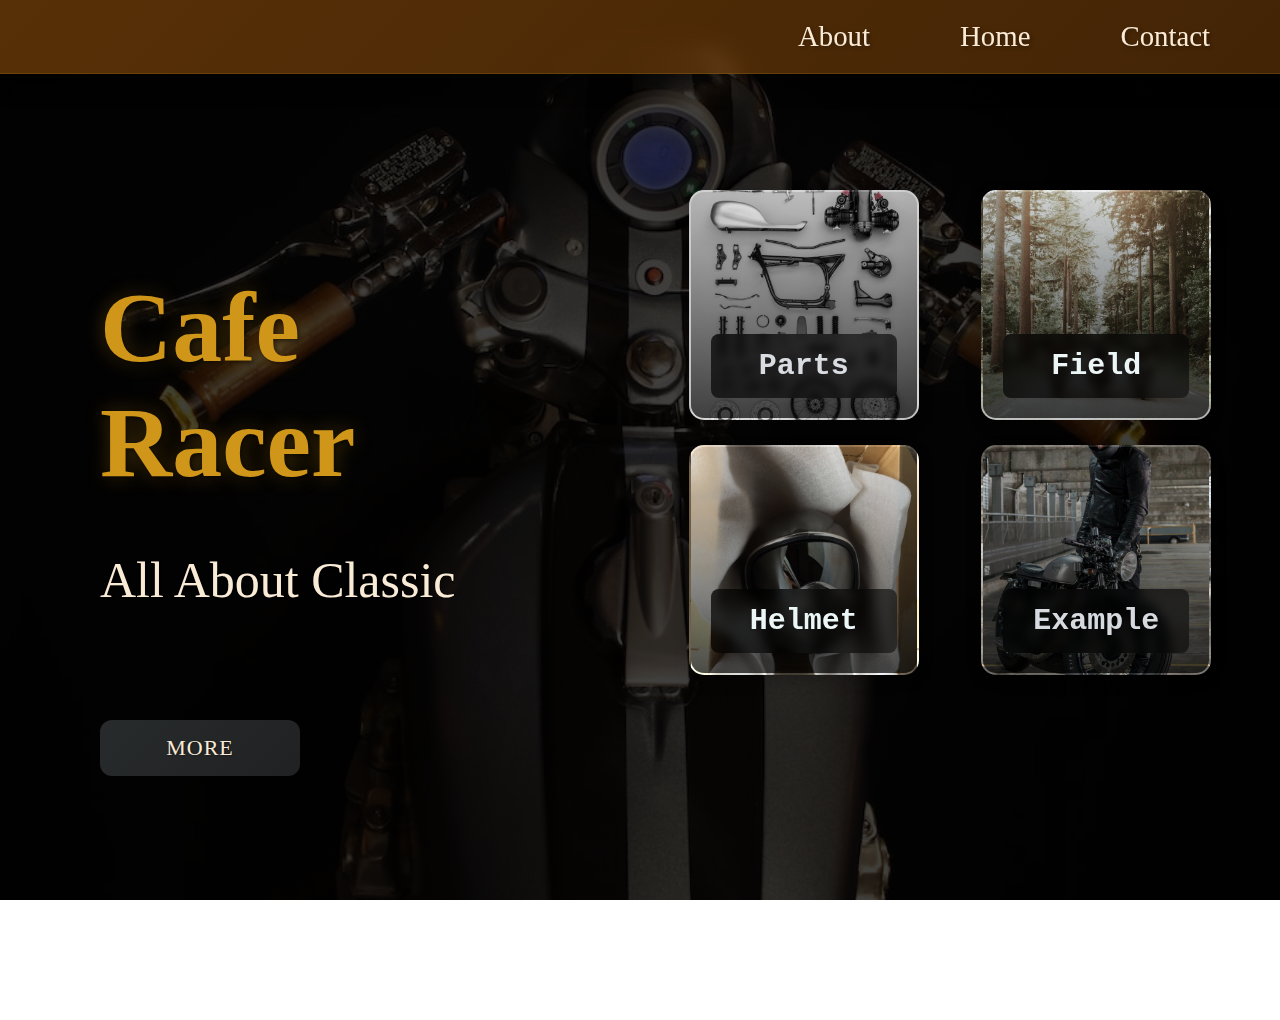
<file: index.html>
<!DOCTYPE html>
<html lang="en">
    <head>
        <meta charset="UTF-8">
        <meta name="viewport" content="width=device-width, initial-scale=1.0">
        <title>Cafe Racer - Home</title>
        <link rel="stylesheet" href="Css/style.css">
    </head>
    <body>
   <!--NAVIGATION BAR-->
        <nav>
            <a href="contact.html"target="_self">Contact</a>
            <a href="index.html" target="_self">Home</a>
            <a href="about.html" target="_self">About</a>
        </nav>

     <div class="row">
        <div class="col" onclick="More()">
            <h1>Cafe Racer</h1>
            <p>All About Classic</p>
            <button type="button" href="">More</button>
        </div>
        <script>
            function More() {
                window.location.href = "";
            }
        </script>

       <div class="col">
    <!--CARDS 1-->
        <div class="Card Card1" onclick="otherWebsite()">
            <h4>Parts</h4>
        </div>
        <script>
            function otherWebsite() {
                window.location.href = 'parts.html';
            }
        </script>
     <!--CARDS 2-->
        <div class="Card Card2" onclick="redirectToAnotherWebsite()">
            <h3>Field</h3> 
        </div>

        <script>
            function redirectToAnotherWebsite() {
                window.location.href = '';
            }
        </script>

        <!--CARDS 3-->
        <div class="Card Card3" onclick="redirectToAnotherWebsite()">
        <h3>Helmet</h3>
        </div>

        <script>
        function redirectToAnotherWebsite() {
            window.location.href = 'helmet.html';
        }
        </script>
        <!--CARDS 4-->
        <div class="Card Card4" onclick="YouTube()">
            <h4>Example</h4>
        </div>
        <script>
            function YouTube() {
                window.location.href = "example.html";
            }
        </script>
       </div>
    </div>
    </body>
</html>
</file>
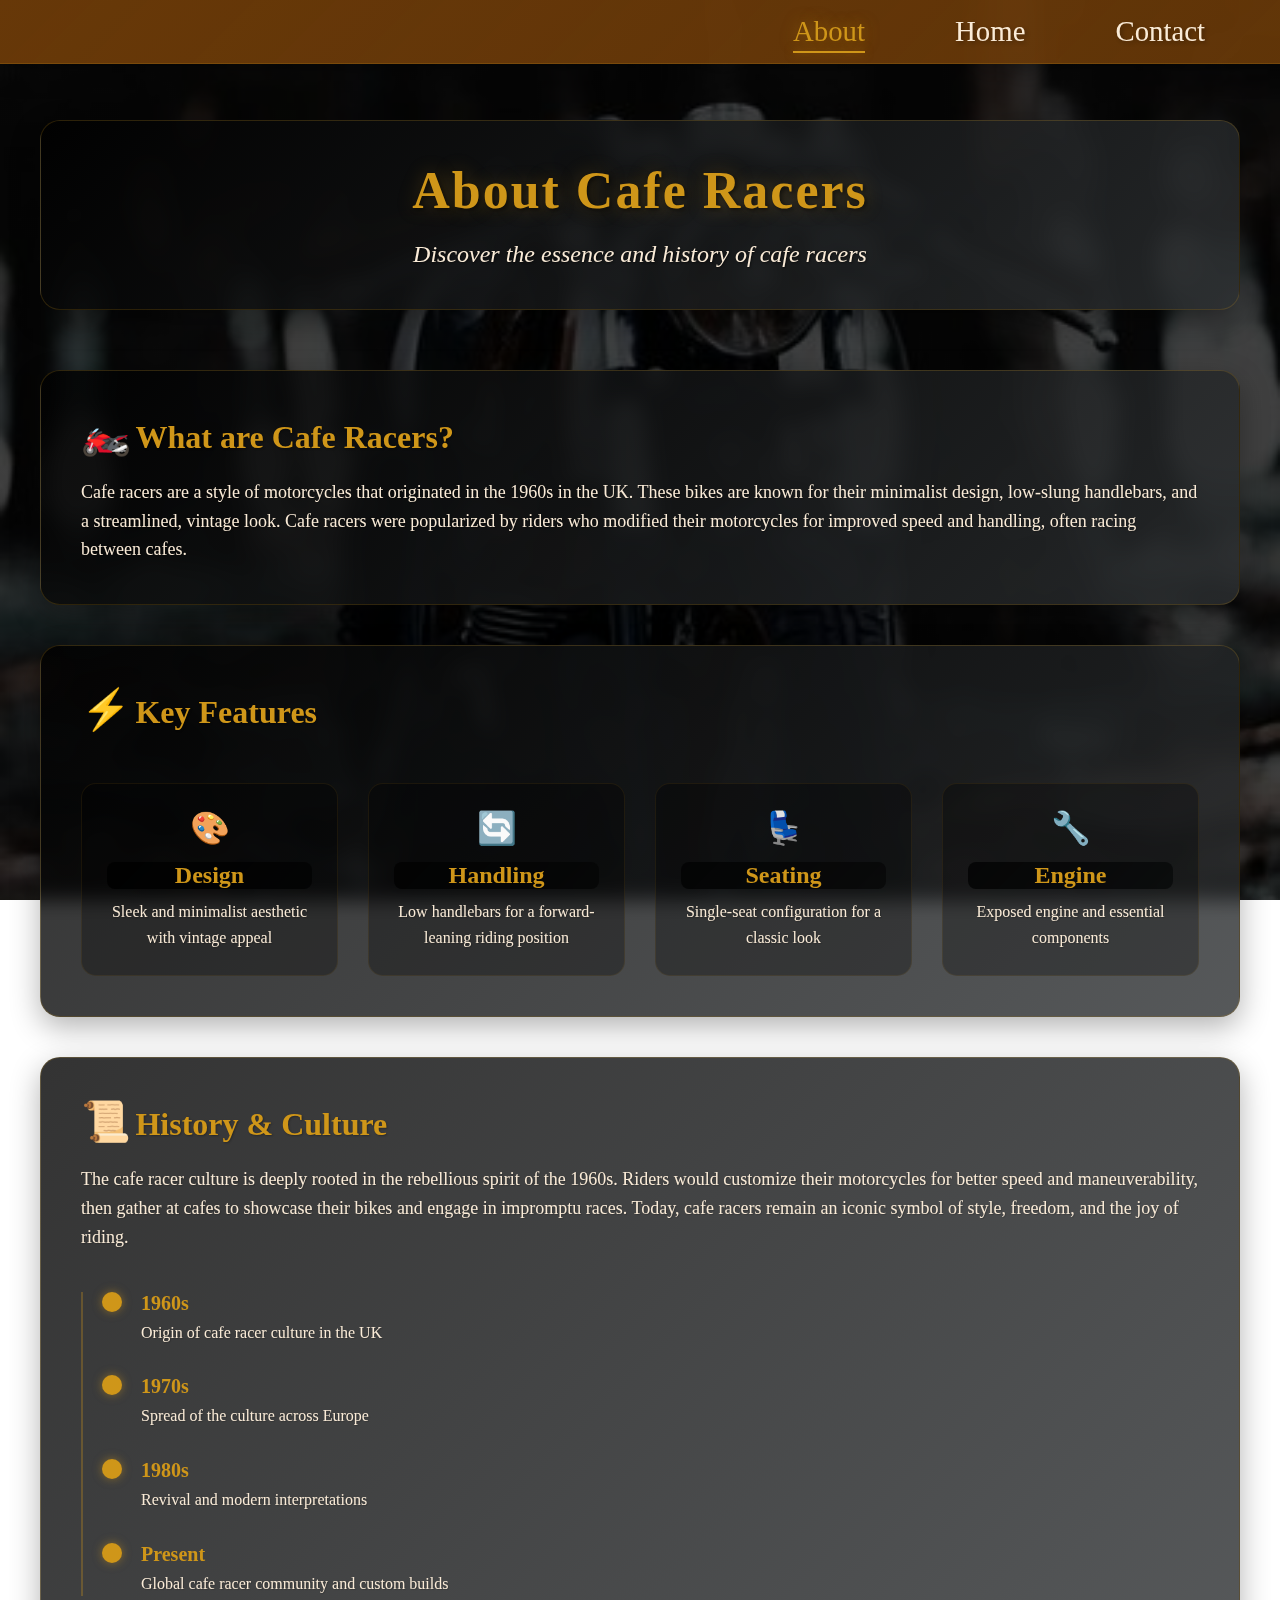
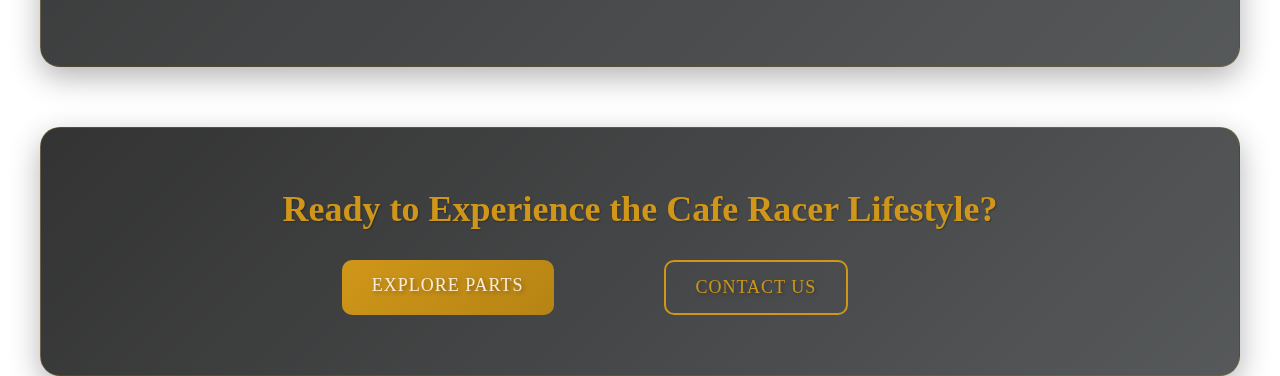
<file: about.html>
<!DOCTYPE html>
<html lang="en">
<head>
    <meta charset="UTF-8">
    <meta name="viewport" content="width=device-width, initial-scale=1.0">
    <link rel="stylesheet" href="Css/style.css">
    <link rel="stylesheet" href="Css/about.css">
    <title>About Cafe Racers</title>
</head>
<body>
    <!--NAVIGATION BAR-->
    <nav>
        <a href="contact.html">Contact</a>
        <a href="index.html" target="_self">Home</a>
        <a href="about.html" class="active">About</a>
    </nav>

    <div class="about-container">
        <div class="about-header">
            <h1>About Cafe Racers</h1>
            <p class="subtitle">Discover the essence and history of cafe racers</p>
        </div>

        <div class="about-content">
            <div class="about-section" data-aos="fade-up">
                <div class="section-icon">🏍️</div>
                <h2>What are Cafe Racers?</h2>
                <p>
                    Cafe racers are a style of motorcycles that originated in the 1960s in the UK. These bikes are known for
                    their minimalist design, low-slung handlebars, and a streamlined, vintage look. Cafe racers were popularized
                    by riders who modified their motorcycles for improved speed and handling, often racing between cafes.
                </p>
            </div>

            <div class="about-section" data-aos="fade-up" data-aos-delay="100">
                <div class="section-icon">⚡</div>
                <h2>Key Features</h2>
                <div class="features-grid">
                    <div class="feature-item">
                        <span class="feature-icon">🎨</span>
                        <h3>Design</h3>
                        <p>Sleek and minimalist aesthetic with vintage appeal</p>
                    </div>
                    <div class="feature-item">
                        <span class="feature-icon">🔄</span>
                        <h3>Handling</h3>
                        <p>Low handlebars for a forward-leaning riding position</p>
                    </div>
                    <div class="feature-item">
                        <span class="feature-icon">💺</span>
                        <h3>Seating</h3>
                        <p>Single-seat configuration for a classic look</p>
                    </div>
                    <div class="feature-item">
                        <span class="feature-icon">🔧</span>
                        <h3>Engine</h3>
                        <p>Exposed engine and essential components</p>
                    </div>
                </div>
            </div>

            <div class="about-section" data-aos="fade-up" data-aos-delay="200">
                <div class="section-icon">📜</div>
                <h2>History & Culture</h2>
                <p>
                    The cafe racer culture is deeply rooted in the rebellious spirit of the 1960s. Riders would customize their
                    motorcycles for better speed and maneuverability, then gather at cafes to showcase their bikes and engage in
                    impromptu races. Today, cafe racers remain an iconic symbol of style, freedom, and the joy of riding.
                </p>
                <div class="timeline">
                    <div class="timeline-item">
                        <span class="year">1960s</span>
                        <p>Origin of cafe racer culture in the UK</p>
                    </div>
                    <div class="timeline-item">
                        <span class="year">1970s</span>
                        <p>Spread of the culture across Europe</p>
                    </div>
                    <div class="timeline-item">
                        <span class="year">1980s</span>
                        <p>Revival and modern interpretations</p>
                    </div>
                    <div class="timeline-item">
                        <span class="year">Present</span>
                        <p>Global cafe racer community and custom builds</p>
                    </div>
                </div>
            </div>
        </div>

        <div class="cta-section">
            <h2>Ready to Experience the Cafe Racer Lifestyle?</h2>
            <div class="cta-buttons">
                <a href="parts.html" class="cta-button primary">Explore Parts</a>
                <a href="contact.html" class="cta-button secondary">Contact Us</a>
            </div>
        </div>
    </div>
</body>
</html>
</file>
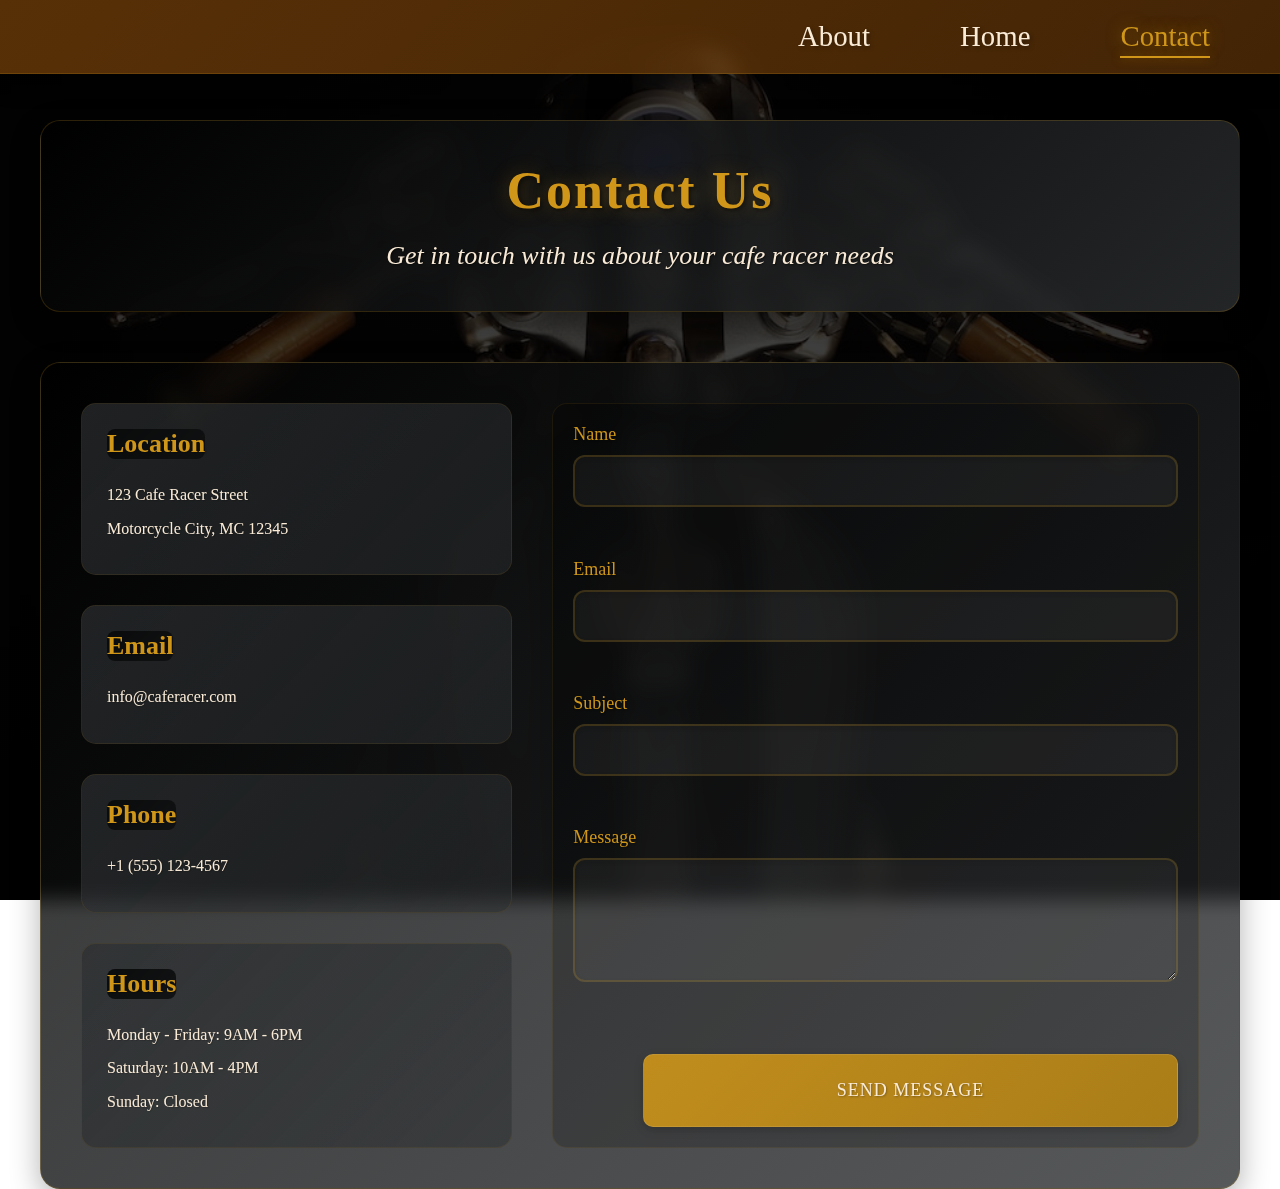
<file: contact.html>
<!DOCTYPE html>
<html lang="en">
<head>
    <meta charset="UTF-8">
    <meta name="viewport" content="width=device-width, initial-scale=1.0">
    <title>Cafe Racer - Contact</title>
    <link rel="stylesheet" href="Css/style.css">
    <link rel="stylesheet" href="Css/contact.css">
</head>
<body>
    <!--NAVIGATION BAR-->
    <nav>
        <a href="contact.html" class="active">Contact</a>
        <a href="index.html" target="_self">Home</a>
        <a href="about.html" target="_self">About</a>
    </nav>

    <div class="contact-container">
        <div class="contact-header">
            <h1>Contact Us</h1>
            <p>Get in touch with us about your cafe racer needs</p>
        </div>

        <div class="contact-content">
            <div class="contact-info">
                <div class="info-item">
                    <h3>Location</h3>
                    <p>123 Cafe Racer Street</p>
                    <p>Motorcycle City, MC 12345</p>
                </div>
                <div class="info-item">
                    <h3>Email</h3>
                    <p>info@caferacer.com</p>
                </div>
                <div class="info-item">
                    <h3>Phone</h3>
                    <p>+1 (555) 123-4567</p>
                </div>
                <div class="info-item">
                    <h3>Hours</h3>
                    <p>Monday - Friday: 9AM - 6PM</p>
                    <p>Saturday: 10AM - 4PM</p>
                    <p>Sunday: Closed</p>
                </div>
            </div>

            <form class="contact-form">
                <div class="form-group">
                    <label for="name">Name</label>
                    <input type="text" id="name" name="name" required>
                </div>
                <div class="form-group">
                    <label for="email">Email</label>
                    <input type="email" id="email" name="email" required>
                </div>
                <div class="form-group">
                    <label for="subject">Subject</label>
                    <input type="text" id="subject" name="subject" required>
                </div>
                <div class="form-group">
                    <label for="message">Message</label>
                    <textarea id="message" name="message" rows="5" required></textarea>
                </div>
                <button type="submit" class="submit-btn">Send Message</button>
            </form>
        </div>
    </div>
</body>
</html>
</file>
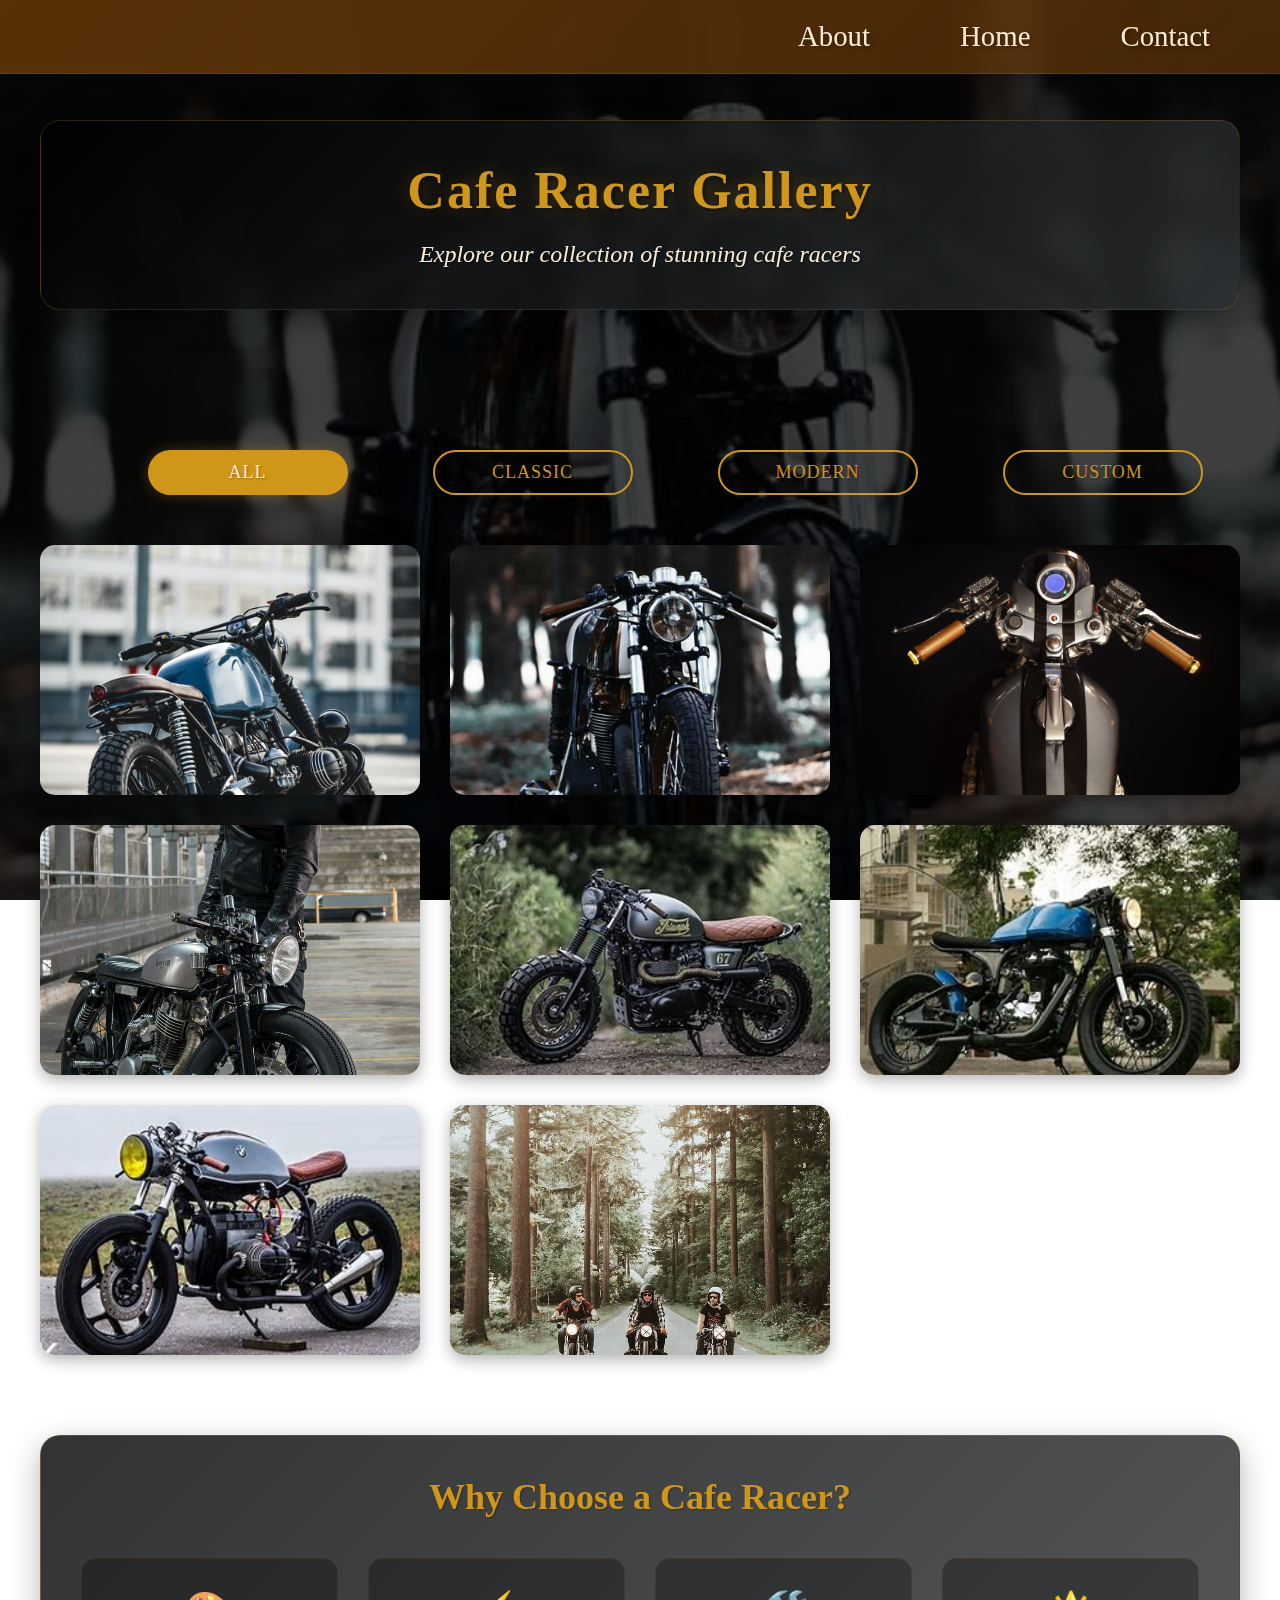
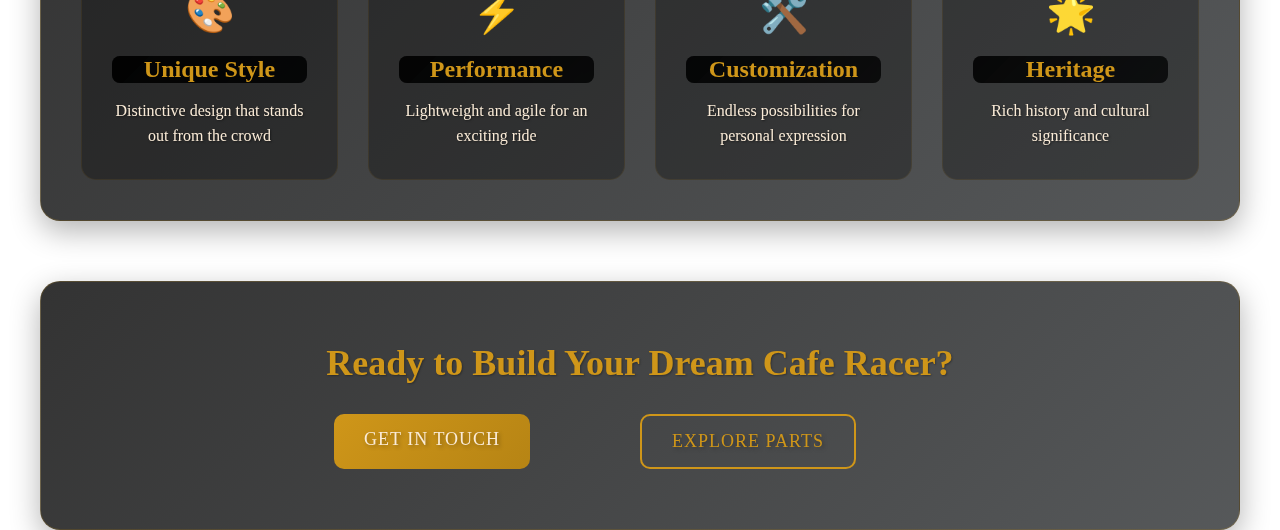
<file: example.html>
<!DOCTYPE html>
<html lang="en">
<head>
    <meta charset="UTF-8">
    <meta name="viewport" content="width=device-width, initial-scale=1.0">
    <title>Cafe Racer Gallery</title>
    <link rel="stylesheet" href="Css/style.css">
    <link rel="stylesheet" href="Css/example.css">
</head>
<body>
    <nav>
        <a href="contact.html" target="_self">Contact</a>
        <a href="index.html" target="_self">Home</a>
        <a href="about.html" target="_self">About</a>
     
    </nav>

    <div class="gallery-container">
        <div class="gallery-header">
            <h1>Cafe Racer Gallery</h1>
            <p class="subtitle">Explore our collection of stunning cafe racers</p>
        </div>

        <div class="gallery-section">
            <div class="gallery-filters">
                <button class="filter-btn active" data-filter="all">All</button>
                <button class="filter-btn" data-filter="classic">Classic</button>
                <button class="filter-btn" data-filter="modern">Modern</button>
                <button class="filter-btn" data-filter="custom">Custom</button>
            </div>

            <div class="gallery-grid">
                <div class="gallery-item" data-category="classic">
                    <div class="gallery-image">
                        <img src="Motor.Picture/CafeRacer1.jpg" alt="Classic Cafe Racer">
                        <div class="gallery-overlay">
                            <h3>Classic Beauty</h3>
                            <p>Timeless design with vintage appeal</p>
                        </div>
                    </div>
                </div>

                <div class="gallery-item" data-category="modern">
                    <div class="gallery-image">
                        <img src="Motor.Picture/CafeRacer2.jpg" alt="Modern Cafe Racer">
                        <div class="gallery-overlay">
                            <h3>Modern Classic</h3>
                            <p>Contemporary styling with classic elements</p>
                        </div>
                    </div>
                </div>

                <div class="gallery-item" data-category="custom">
                    <div class="gallery-image">
                        <img src="Motor.Picture/CafeRacer3.jpg" alt="Custom Cafe Racer">
                        <div class="gallery-overlay">
                            <h3>Custom Build</h3>
                            <p>Unique modifications and personal touches</p>
                        </div>
                    </div>
                </div>

                <div class="gallery-item" data-category="classic">
                    <div class="gallery-image">
                        <img src="Motor.Picture/CafeRacer4.jpg" alt="Classic Cafe Racer">
                        <div class="gallery-overlay">
                            <h3>Vintage Charm</h3>
                            <p>Authentic retro styling and character</p>
                        </div>
                    </div>
                </div>

                <div class="gallery-item" data-category="modern">
                    <div class="gallery-image">
                        <img src="Motor.Picture/download.jpg" alt="Modern Cafe Racer">
                        <div class="gallery-overlay">
                            <h3>Urban Style</h3>
                            <p>Modern aesthetics for city riding</p>
                        </div>
                    </div>
                </div>

                <div class="gallery-item" data-category="custom">
                    <div class="gallery-image">
                        <img src="Motor.Picture/download (1).jpg" alt="Custom Cafe Racer">
                        <div class="gallery-overlay">
                            <h3>Artisan Build</h3>
                            <p>Handcrafted with attention to detail</p>
                        </div>
                    </div>
                </div>

                <div class="gallery-item" data-category="classic">
                    <div class="gallery-image">
                        <img src="Motor.Picture/download (2).jpg" alt="Classic Cafe Racer">
                        <div class="gallery-overlay">
                            <h3>Heritage Design</h3>
                            <p>Preserving the classic cafe racer spirit</p>
                        </div>
                    </div>
                </div>

                <div class="gallery-item" data-category="modern">
                    <div class="gallery-image">
                        <img src="Motor.Picture/FIELD.jpg" alt="Modern Cafe Racer">
                        <div class="gallery-overlay">
                            <h3>Field Ready</h3>
                            <p>Built for adventure and performance</p>
                        </div>
                    </div>
                </div>
            </div>
        </div>

        <div class="gallery-info">
            <div class="info-section">
                <h2>Why Choose a Cafe Racer?</h2>
                <div class="info-grid">
                    <div class="info-item">
                        <div class="info-icon">🎨</div>
                        <h3>Unique Style</h3>
                        <p>Distinctive design that stands out from the crowd</p>
                    </div>
                    <div class="info-item">
                        <div class="info-icon">⚡</div>
                        <h3>Performance</h3>
                        <p>Lightweight and agile for an exciting ride</p>
                    </div>
                    <div class="info-item">
                        <div class="info-icon">🛠️</div>
                        <h3>Customization</h3>
                        <p>Endless possibilities for personal expression</p>
                    </div>
                    <div class="info-item">
                        <div class="info-icon">🌟</div>
                        <h3>Heritage</h3>
                        <p>Rich history and cultural significance</p>
                    </div>
                </div>
            </div>
        </div>

        <div class="cta-section">
            <h2>Ready to Build Your Dream Cafe Racer?</h2>
            <div class="cta-buttons">
                <a href="contact.html" class="cta-button primary">Get in Touch</a>
                <a href="parts.html" class="cta-button secondary">Explore Parts</a>
            </div>
        </div>
    </div>

    <script>
        // Gallery filter functionality
        document.addEventListener('DOMContentLoaded', function() {
            const filterButtons = document.querySelectorAll('.filter-btn');
            const galleryItems = document.querySelectorAll('.gallery-item');

            filterButtons.forEach(button => {
                button.addEventListener('click', () => {
                    // Remove active class from all buttons
                    filterButtons.forEach(btn => btn.classList.remove('active'));
                    // Add active class to clicked button
                    button.classList.add('active');

                    const filter = button.getAttribute('data-filter');

                    galleryItems.forEach(item => {
                        if (filter === 'all' || item.getAttribute('data-category') === filter) {
                            item.style.display = 'block';
                            setTimeout(() => item.style.opacity = '1', 10);
                        } else {
                            item.style.opacity = '0';
                            setTimeout(() => item.style.display = 'none', 300);
                        }
                    });
                });
            });
        });
    </script>
</body>
</html>
</file>
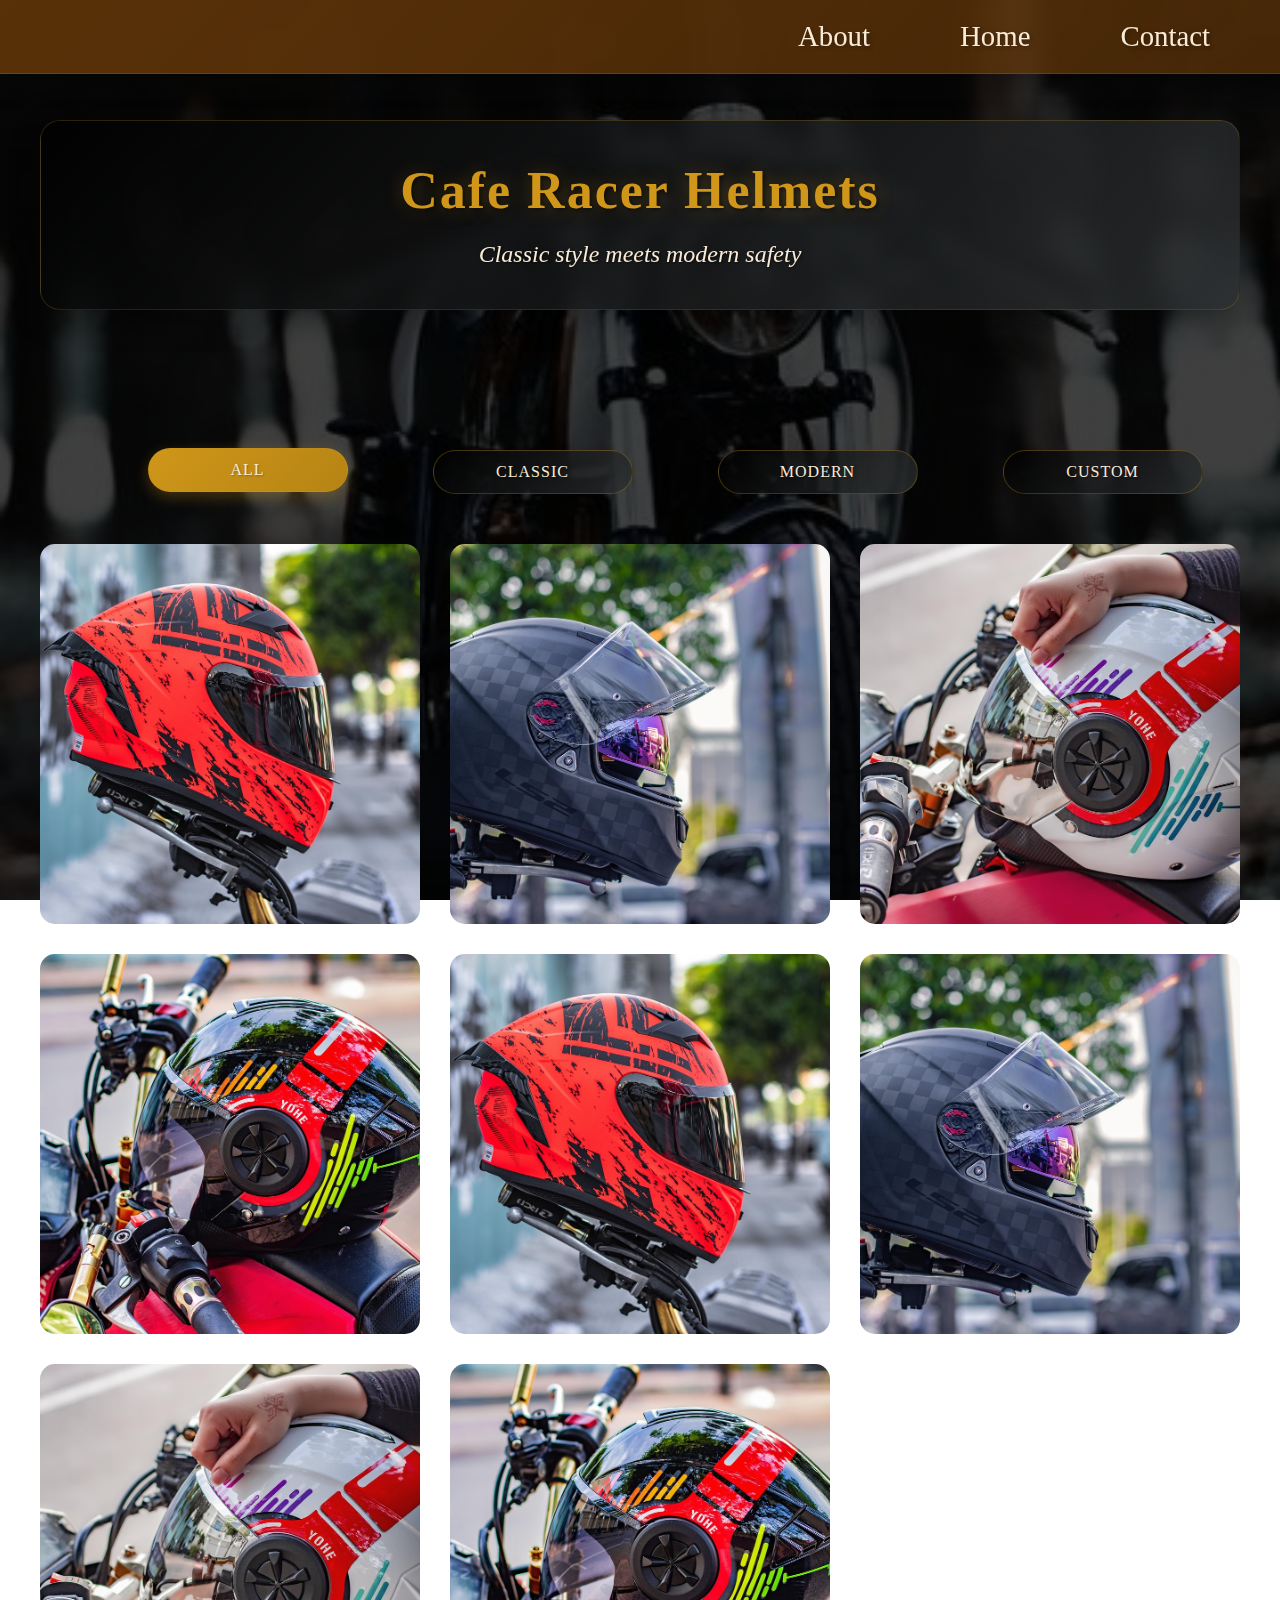
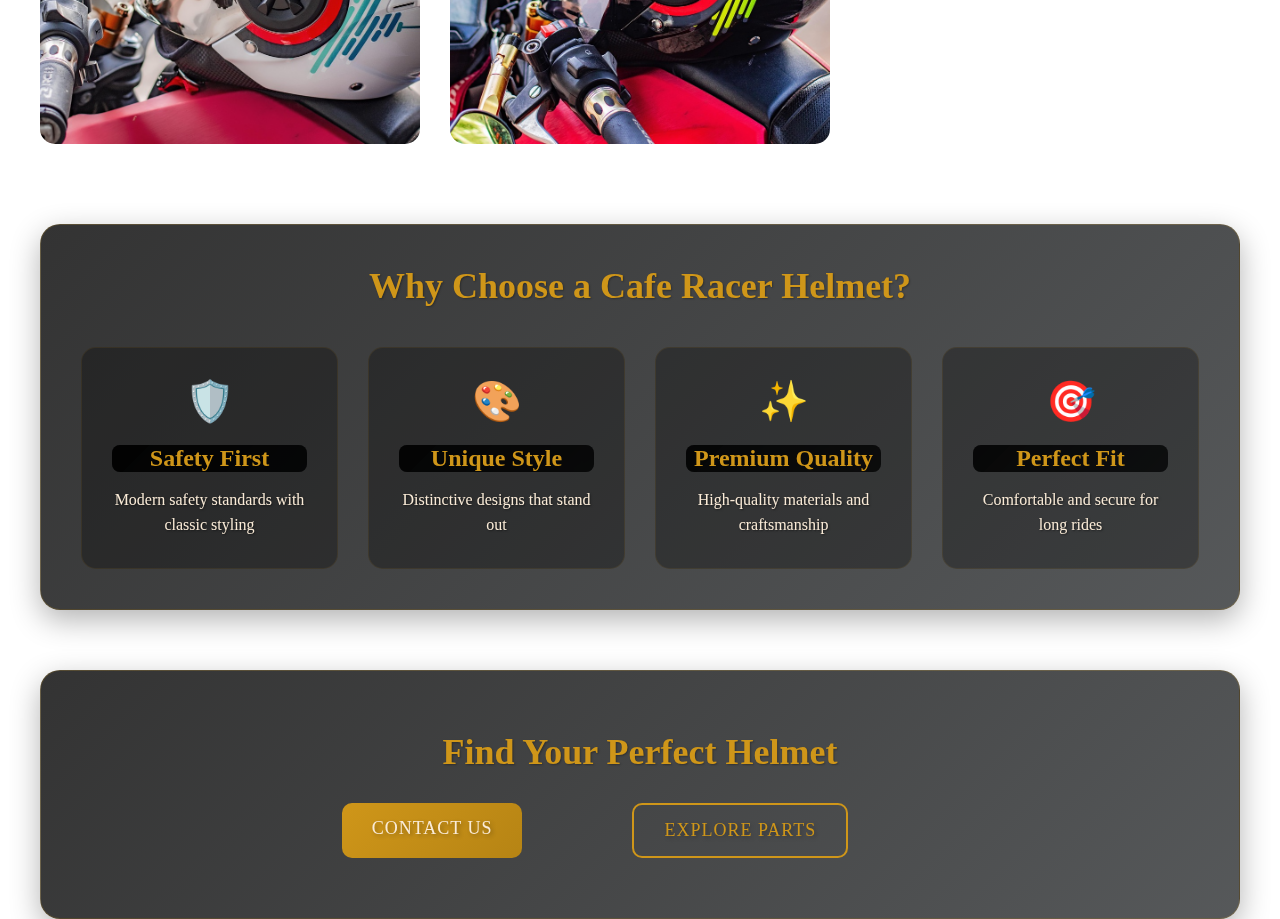
<file: helmet.html>
<!DOCTYPE html>
<html lang="en">
<head>
    <meta charset="UTF-8">
    <meta name="viewport" content="width=device-width, initial-scale=1.0">
    <title>Cafe Racer Helmets</title>
    <link rel="stylesheet" href="Css/style.css">
    <link rel="stylesheet" href="Css/helmet.css">
</head>
<body>
    <nav>
        <a href="contact.html">Contact</a>
        <a href="index.html" target="_self">Home</a>
        <a href="about.html" target="_self">About</a>
      
    </nav>

    <div class="helmet-container">
        <div class="helmet-header">
            <h1>Cafe Racer Helmets</h1>
            <p class="subtitle">Classic style meets modern safety</p>
        </div>

        <div class="gallery-section">
            <div class="gallery-filters">
                <button class="filter-btn active" data-filter="all">All</button>
                <button class="filter-btn" data-filter="classic">Classic</button>
                <button class="filter-btn" data-filter="modern">Modern</button>
                <button class="filter-btn" data-filter="custom">Custom</button>
            </div>

            <div class="gallery-grid">
                <div class="gallery-item" data-category="classic">
                    <div class="gallery-image">
                        <img src="Motor.helmet/helmet01.jpg" alt="Classic Cafe Racer Helmet">
                        <div class="gallery-overlay">
                            <h3>Classic Retro</h3>
                            <p>Vintage-inspired design with modern safety features</p>
                        </div>
                    </div>
                </div>

                <div class="gallery-item" data-category="modern">
                    <div class="gallery-image">
                        <img src="Motor.helmet/helmet02.jpg" alt="Modern Cafe Racer Helmet">
                        <div class="gallery-overlay">
                            <h3>Modern Style</h3>
                            <p>Contemporary design with advanced protection</p>
                        </div>
                    </div>
                </div>

                <div class="gallery-item" data-category="custom">
                    <div class="gallery-image">
                        <img src="Motor.helmet/helmet03.jpg" alt="Custom Cafe Racer Helmet">
                        <div class="gallery-overlay">
                            <h3>Custom Design</h3>
                            <p>Handcrafted unique pieces for the discerning rider</p>
                        </div>
                    </div>
                </div>

                <div class="gallery-item" data-category="classic">
                    <div class="gallery-image">
                        <img src="Motor.helmet/helmet04.jpg" alt="Classic Cafe Racer Helmet">
                        <div class="gallery-overlay">
                            <h3>Vintage Charm</h3>
                            <p>Timeless design with premium materials</p>
                        </div>
                    </div>
                </div>

                <div class="gallery-item" data-category="modern">
                    <div class="gallery-image">
                        <img src="Motor.helmet/helmet01.jpg" alt="Modern Cafe Racer Helmet">
                        <div class="gallery-overlay">
                            <h3>Premium Classic</h3>
                            <p>Elegant design with superior comfort</p>
                        </div>
                    </div>
                </div>

                <div class="gallery-item" data-category="custom">
                    <div class="gallery-image">
                        <img src="Motor.helmet/helmet02.jpg" alt="Custom Cafe Racer Helmet">
                        <div class="gallery-overlay">
                            <h3>Urban Elite</h3>
                            <p>Modern aesthetics with urban appeal</p>
                        </div>
                    </div>
                </div>

                <div class="gallery-item" data-category="classic">
                    <div class="gallery-image">
                        <img src="Motor.helmet/helmet03.jpg" alt="Classic Cafe Racer Helmet">
                        <div class="gallery-overlay">
                            <h3>Heritage Design</h3>
                            <p>Classic styling with contemporary features</p>
                        </div>
                    </div>
                </div>

                <div class="gallery-item" data-category="modern">
                    <div class="gallery-image">
                        <img src="Motor.helmet/helmet04.jpg" alt="Modern Cafe Racer Helmet">
                        <div class="gallery-overlay">
                            <h3>Modern Classic</h3>
                            <p>Blending tradition with innovation</p>
                        </div>
                    </div>
                </div>
            </div>
        </div>

        <div class="helmet-info">
            <div class="info-section">
                <h2>Why Choose a Cafe Racer Helmet?</h2>
                <div class="info-grid">
                    <div class="info-item">
                        <div class="info-icon">🛡️</div>
                        <h3>Safety First</h3>
                        <p>Modern safety standards with classic styling</p>
                    </div>
                    <div class="info-item">
                        <div class="info-icon">🎨</div>
                        <h3>Unique Style</h3>
                        <p>Distinctive designs that stand out</p>
                    </div>
                    <div class="info-item">
                        <div class="info-icon">✨</div>
                        <h3>Premium Quality</h3>
                        <p>High-quality materials and craftsmanship</p>
                    </div>
                    <div class="info-item">
                        <div class="info-icon">🎯</div>
                        <h3>Perfect Fit</h3>
                        <p>Comfortable and secure for long rides</p>
                    </div>
                </div>
            </div>
        </div>

        <div class="cta-section">
            <h2>Find Your Perfect Helmet</h2>
            <div class="cta-buttons">
                <a href="contact.html" class="cta-button primary">Contact Us</a>
                <a href="parts.html" class="cta-button secondary">Explore Parts</a>
            </div>
        </div>
    </div>

    <script>
        // Gallery filter functionality
        document.addEventListener('DOMContentLoaded', function() {
            const filterButtons = document.querySelectorAll('.filter-btn');
            const galleryItems = document.querySelectorAll('.gallery-item');

            filterButtons.forEach(button => {
                button.addEventListener('click', () => {
                    // Remove active class from all buttons
                    filterButtons.forEach(btn => btn.classList.remove('active'));
                    // Add active class to clicked button
                    button.classList.add('active');

                    const filter = button.getAttribute('data-filter');

                    galleryItems.forEach(item => {
                        if (filter === 'all' || item.getAttribute('data-category') === filter) {
                            item.style.display = 'block';
                            setTimeout(() => item.style.opacity = '1', 10);
                        } else {
                            item.style.opacity = '0';
                            setTimeout(() => item.style.display = 'none', 300);
                        }
                    });
                });
            });
        });
    </script>
</body>
</html>
</file>
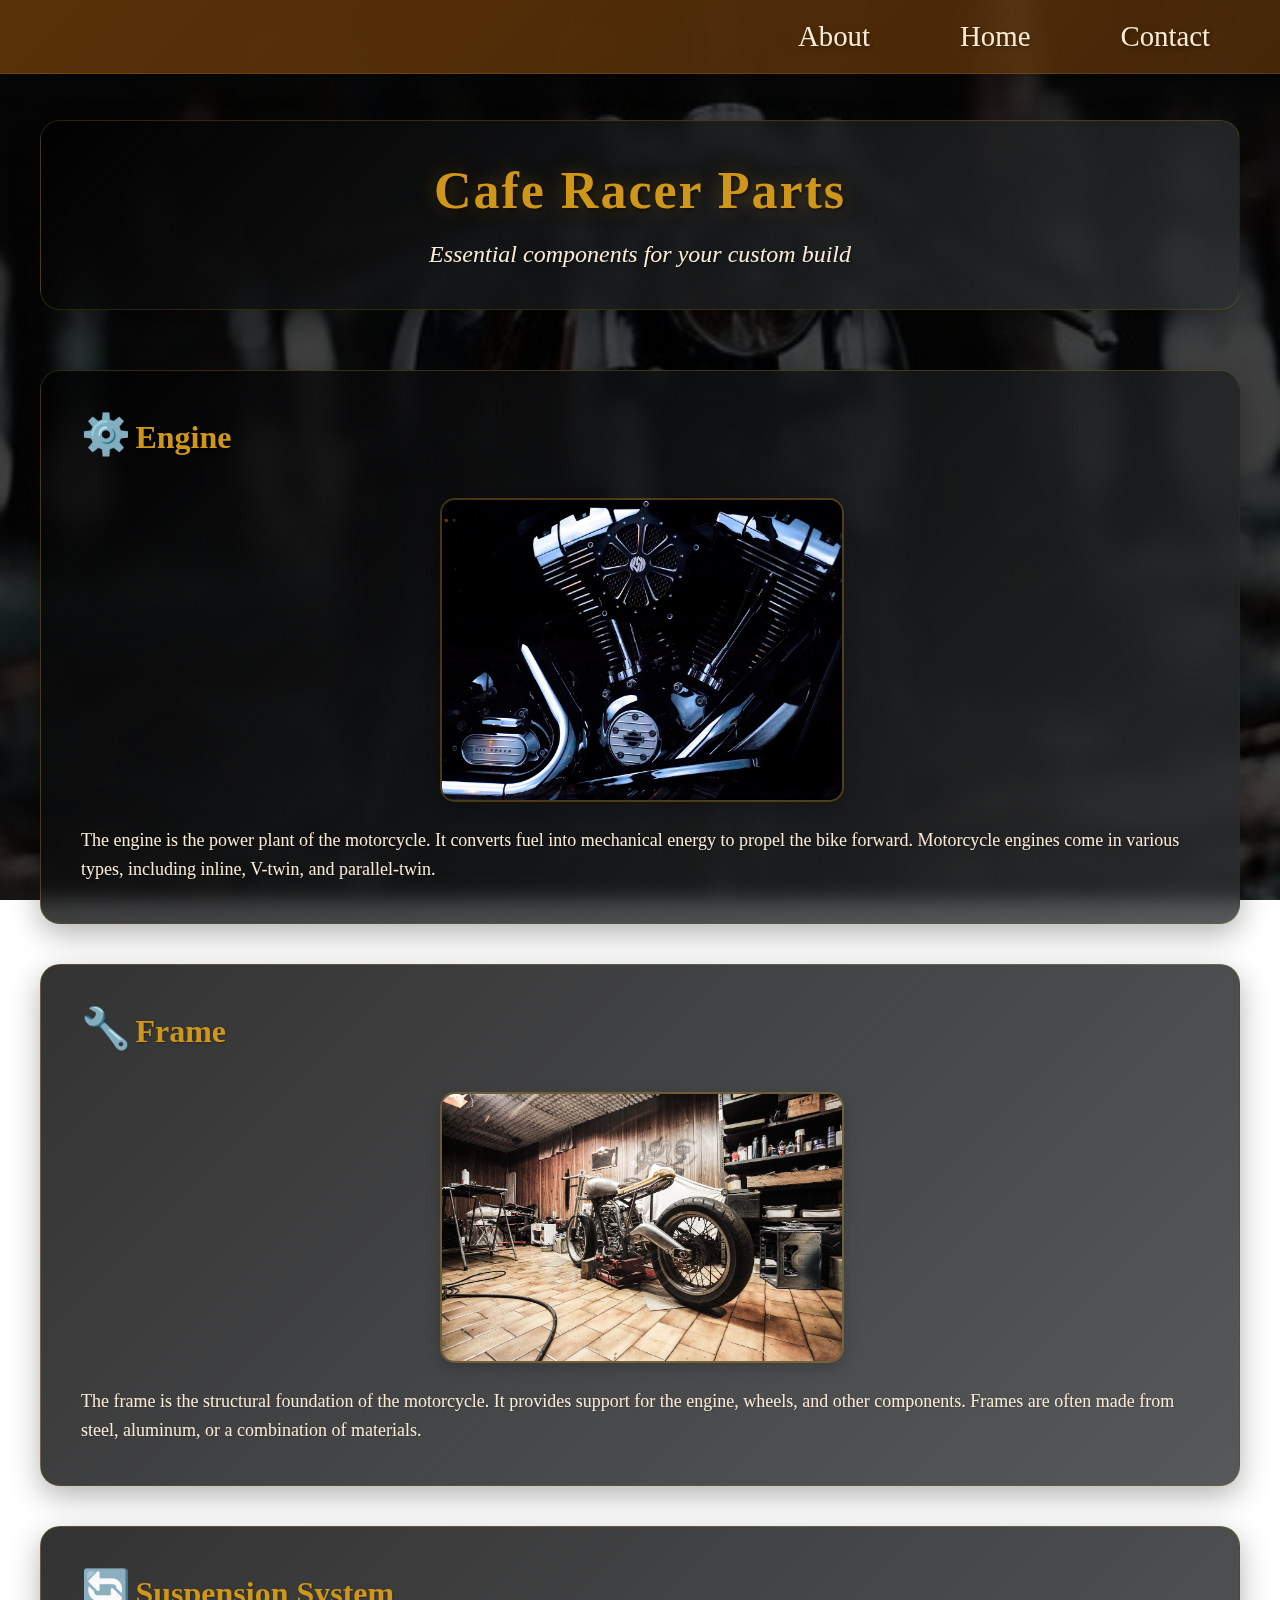
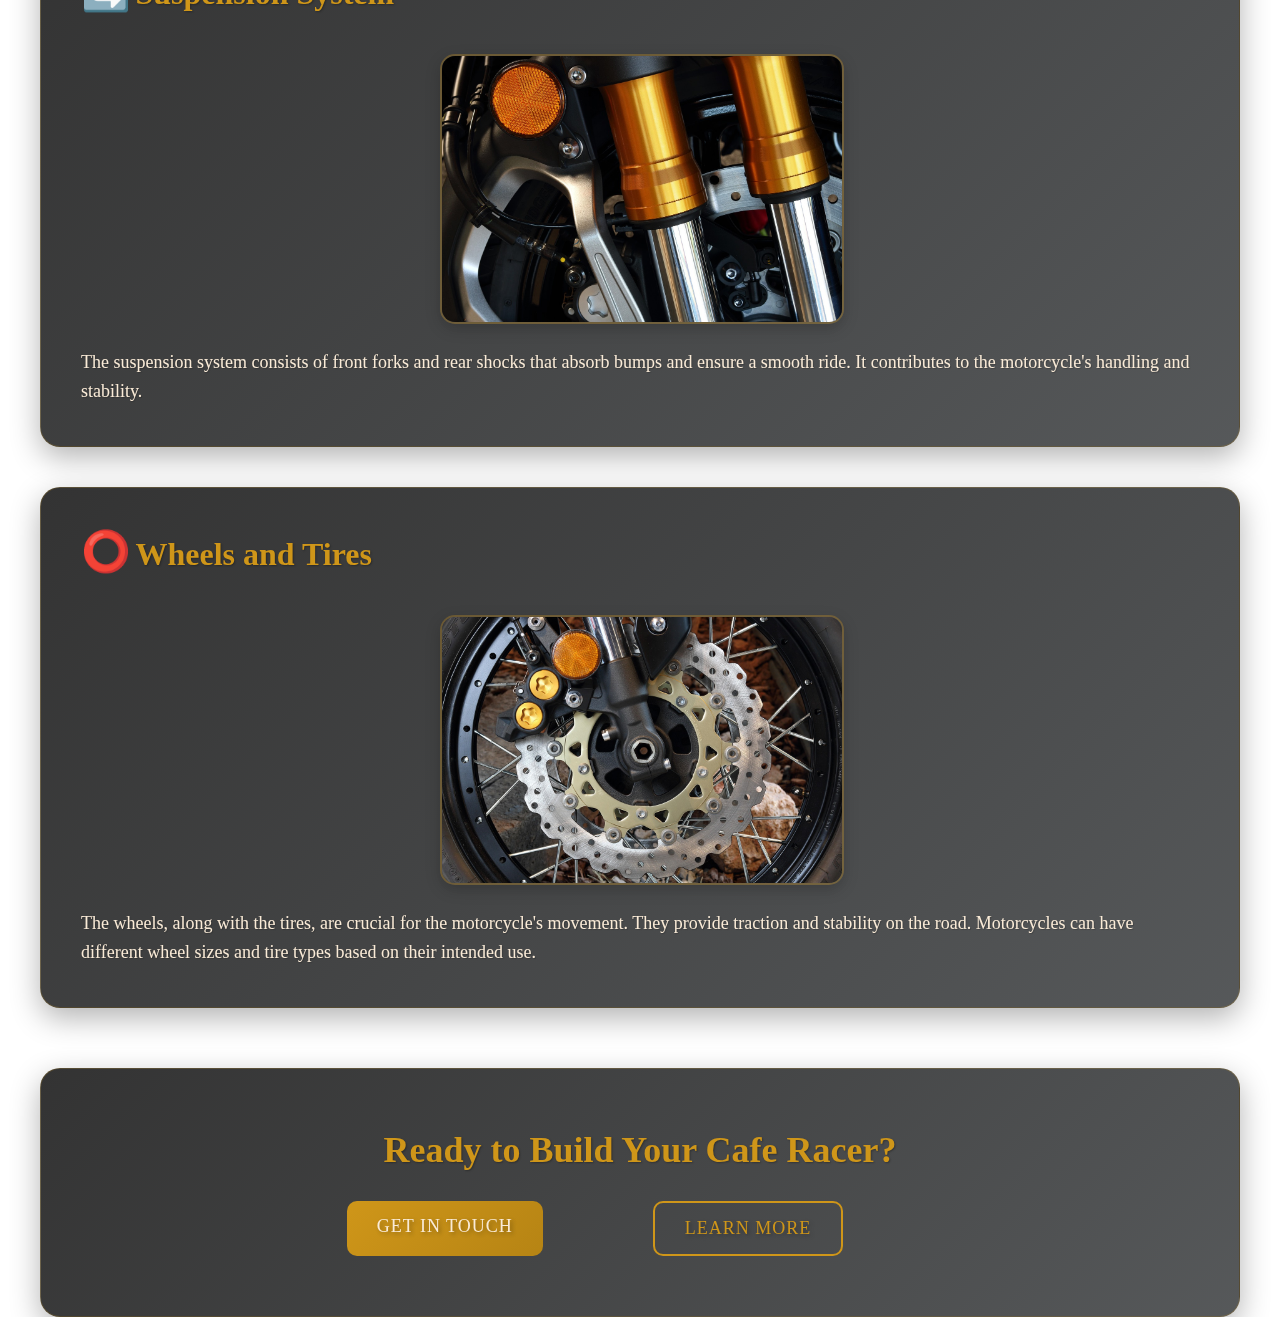
<file: parts.html>
<!DOCTYPE html>
<html lang="en">
<head>
    <meta charset="UTF-8">
    <meta name="viewport" content="width=device-width, initial-scale=1.0">
    <title>Cafe Racer Parts</title>
    <link rel="stylesheet" href="Css/style.css">
    <link rel="stylesheet" href="Css/parts.css">
</head>



<body>

    <nav>
        <a href="contact.html">Contact</a>
        <a href="index.html" target="_self">Home</a>
        <a href="about.html" target="_self">About</a>
       
    </nav>


    <div class="parts-container">
        <div class="parts-header">
            <h1>Cafe Racer Parts</h1>
            <p class="subtitle">Essential components for your custom build</p>
        </div>

        <div class="parts-content">
            <div class="part-section" data-aos="fade-up">
                <div class="part-icon">⚙️</div>
                <h2>Engine</h2>
                <div class="part-image">
                    <img src="Motor.parts/engine.jpg" alt="Motorcycle Engine">
                </div>
                <p>
                    The engine is the power plant of the motorcycle. It converts fuel into mechanical energy to propel
                    the bike forward. Motorcycle engines come in various types, including inline, V-twin, and parallel-twin.
                </p>
            </div>

            <div class="part-section" data-aos="fade-up" data-aos-delay="100">
                <div class="part-icon">🔧</div>
                <h2>Frame</h2>
                <div class="part-image">
                    <img src="Motor.parts/frame.jpg" alt="Motorcycle Frame">
                </div>
                <p>
                    The frame is the structural foundation of the motorcycle. It provides support for the engine, wheels,
                    and other components. Frames are often made from steel, aluminum, or a combination of materials.
                </p>
            </div>

            <div class="part-section" data-aos="fade-up" data-aos-delay="200">
                <div class="part-icon">🔄</div>
                <h2>Suspension System</h2>
                <div class="part-image">
                    <img src="Motor.parts/suspension.jpg" alt="Motorcycle Suspension System">
                </div>
                <p>
                    The suspension system consists of front forks and rear shocks that absorb bumps and ensure a smooth
                    ride. It contributes to the motorcycle's handling and stability.
                </p>
            </div>

            <div class="part-section" data-aos="fade-up" data-aos-delay="300">
                <div class="part-icon">⭕</div>
                <h2>Wheels and Tires</h2>
                <div class="part-image">
                    <img src="Motor.parts/wheel.jpg" alt="Motorcycle Wheels and Tires">
                </div>
                <p>
                    The wheels, along with the tires, are crucial for the motorcycle's movement. They provide traction
                    and stability on the road. Motorcycles can have different wheel sizes and tire types based on their
                    intended use.
                </p>
            </div>
        </div>

        <div class="cta-section">
            <h2>Ready to Build Your Cafe Racer?</h2>
            <div class="cta-buttons">
                <a href="contact.html" class="cta-button primary">Get in Touch</a>
                <a href="about.html" class="cta-button secondary">Learn More</a>
            </div>
        </div>
    </div>

</body>
</html>
</file>
<file: Css/style.css>
body{
    margin: 0;
    padding: 0;
    width: 100%;
    height: 100vh;
    background-image:linear-gradient(rgba(0,0,0,0.75),rgba(0,0,0,0.75)), url(../Motor.Picture/CafeRacer3.jpg);
    background-size: cover;
    background-position: center;
    background-attachment: fixed;
    font-family: 'Segoe UI', Tahoma, Geneva, Verdana, sans-serif;
    overflow-x: hidden;
}

nav{
    background: linear-gradient(135deg, rgba(110, 60, 9, 0.8), rgba(110, 60, 9, 0.6));
    padding: 20px;
    position: fixed;
    top: 0;
    width: 100%;
    z-index: 1000;
    backdrop-filter: blur(10px);
    box-shadow: 0 4px 30px rgba(0, 0, 0, 0.3);
    border-bottom: 1px solid rgba(207, 150, 25, 0.2);
}
a{  float: right;
    color: antiquewhite;
    text-decoration:none ; /*Para walang underline*/
    margin-right: 90px;
    font-family:impact;
    font-size: 180%;
    transition: all 0.4s ease;
    position: relative;
    text-shadow: 2px 2px 4px rgba(0, 0, 0, 0.3);
}
a::after {
    content: '';
    position: absolute;
    bottom: -5px;
    left: 0;
    width: 0;
    height: 2px;
    background: rgb(207, 150, 25);
    transition: width 0.3s ease;
}
a:hover{
    color: rgb(207, 150, 25);
    transform: translateY(-2px);
    text-shadow: 0 0 15px rgba(207, 150, 25, 0.5);
}
a:hover::after {
    width: 100%;
}

.row{
    display: flex;
    height: 100vh;
    align-items: flex-start;
    padding-top: 120px;
    animation: fadeIn 1s ease-in;
}
@keyframes fadeIn {
    from { opacity: 0; transform: translateY(20px); }
    to { opacity: 1; transform: translateY(0); }
}
.col{
    margin: 10px 30px;
    flex-basis: 50%;
    transition: all 0.4s ease;
}

.col:first-child {
    margin-top: 100px;  /* Add space from the top for the first column */
    animation: slideInLeft 1s ease-out;
}
@keyframes slideInLeft {
    from { opacity: 0; transform: translateX(-50px); }
    to { opacity: 1; transform: translateX(0); }
}

/* Add styles for the cards container */
.col:last-child {
    display: grid;
    grid-template-columns: repeat(2, 1fr);
    gap: 25px;
    padding: 20px;
    justify-items: center;
    align-items: center;
    margin-top: 50px;
    animation: slideInRight 1s ease-out;
}
@keyframes slideInRight {
    from { opacity: 0; transform: translateX(50px); }
    to { opacity: 1; transform: translateX(0); }
}

.Card {
    width: 100%;
    max-width: 230px;
    height: 230px;
    display: flex;
    flex-direction: column;
    justify-content: flex-end;
    border: 2px solid rgba(255, 255, 255, 0.1);
    border-radius: 15px;
    padding: 20px;
    box-sizing: border-box;
    cursor: pointer;
    background-position: center;
    background-size: cover;
    transition: all 0.4s ease;
    margin: 0;
    position: relative;
    overflow: hidden;
    box-shadow: 0 5px 15px rgba(0, 0, 0, 0.2);
}

.Card::before {
    content: '';
    position: absolute;
    top: 0;
    left: 0;
    width: 100%;
    height: 100%;
    background: linear-gradient(to bottom, rgba(0,0,0,0.1), rgba(0,0,0,0.7));
    transition: all 0.4s ease;
}

.Card:hover {
    transform: translateY(-15px) scale(1.03);
    box-shadow: 0 15px 30px rgba(0, 0, 0, 0.4);
    border-color: rgba(207, 150, 25, 0.3);
}

.Card:hover::before {
    background: linear-gradient(to bottom, rgba(0,0,0,0.2), rgba(0,0,0,0.8));
}

.Card h3, .Card h4 {
    margin: 0;
    padding: 15px;
    width: 100%;
    box-sizing: border-box;
    position: relative;
    z-index: 1;
    transition: all 0.3s ease;
}

h1{
    color: rgb(207, 150, 25);
    font-size: 100px;
    margin: 50px 70px;  /* Increased top margin */
    font-family:fantasy;
    text-shadow: 2px 2px 4px rgba(0, 0, 0, 0.5),
                 0 0 20px rgba(207, 150, 25, 0.3);
    animation: glow 2s ease-in-out infinite alternate;
}
@keyframes glow {
    from { text-shadow: 0 0 10px rgba(207, 150, 25, 0.3); }
    to { text-shadow: 0 0 20px rgba(207, 150, 25, 0.6),
                      0 0 30px rgba(207, 150, 25, 0.4); }
}
p{
    color: antiquewhite;
    font-size: 50px;
    line-height: 1.2;
    margin: 30px 70px;  /* Increased top margin */
    font-family:'Segoe UI';
    text-shadow: 1px 1px 2px rgba(0, 0, 0, 0.5);
}
button{
    font-family: impact;
    width: 200px;
    color: antiquewhite ;
    font-size: 22px;
    padding: 15px 0;
    border: none;
    border-radius: 12px;
    background: linear-gradient(135deg, rgba(44, 47, 49, 0.9), rgba(44, 47, 49, 0.7));
    outline: none;
    margin-top: 80px;  /* Increased top margin */
    margin-left: 70px;
    transition: all 0.4s ease;
    position: relative;
    overflow: hidden;
    cursor: pointer;
    text-transform: uppercase;
    letter-spacing: 1px;
    text-shadow: 1px 1px 2px rgba(0, 0, 0, 0.3);
}
button::before {
    content: '';
    position: absolute;
    top: 0;
    left: -100%;
    width: 100%;
    height: 100%;
    background: linear-gradient(90deg, transparent, rgba(207, 150, 25, 0.2), transparent);
    transition: 0.5s;
}
button:hover {
    background: linear-gradient(135deg, rgb(207, 150, 25), rgb(182, 132, 20));
    transform: translateX(10px) translateY(-3px);
    box-shadow: 0 8px 25px rgba(207, 150, 25, 0.3);
}
button:hover::before {
    left: 100%;
}
button:active {
    transform: translateX(5px) translateY(-1px);
    box-shadow: 0 4px 15px rgba(207, 150, 25, 0.2);
}
 

.Card1{
    background-image: url(../Motor.Picture/PARTS.jpg) ;
}
.Card2{
    background-image: url(../Motor.Picture/FIELD.jpg) ;
}
.Card3{
    background-image: url(../Motor.Picture/HELMET.jpg) ;
}
.Card4{
    background-image: url(../Motor.Picture/CafeRacer4.jpg) ;
}


h4{
    color:rgba(237, 242, 246, 0.9);
    background: linear-gradient(135deg, rgba(0, 0, 0, 0.7), rgba(0, 0, 0, 0.5));
    text-align: center;
    border-radius: 8px;
    font-size: 30px;
    font-family: monospace;
    transition: all 0.3s ease;
    backdrop-filter: blur(5px);
}
h4:hover{
    color:rgb(207, 150, 25);
    background: linear-gradient(135deg, rgba(0, 0, 0, 0.8), rgba(0, 0, 0, 0.6));
    transform: scale(1.05);
}


h3{
    color: rgb(237, 246, 247);
    text-align: center;
    font-size: 30px;
    font-family: monospace;
    background: linear-gradient(135deg, rgba(0, 0, 0, 0.7), rgba(0, 0, 0, 0.5));
    border-radius: 8px;
    transition: all 0.3s ease;
    backdrop-filter: blur(5px);
}
h3:hover{
    color:rgb(207, 150, 25);
    background: linear-gradient(135deg, rgba(0, 0, 0, 0.8), rgba(0, 0, 0, 0.6));
    transform: scale(1.05);
}

/* Custom Scrollbar */
::-webkit-scrollbar {
    width: 12px;
}

::-webkit-scrollbar-track {
    background: rgba(0, 0, 0, 0.3);
}

::-webkit-scrollbar-thumb {
    background: rgba(207, 150, 25, 0.5);
    border-radius: 6px;
    border: 3px solid rgba(0, 0, 0, 0.3);
}

::-webkit-scrollbar-thumb:hover {
    background: rgba(207, 150, 25, 0.7);
}

/* Responsive Design */
@media (max-width: 768px) {
    nav {
        padding: 15px;
    }
    
    nav a {
        font-size: 120%;
        margin-right: 20px;
        float: none;
        display: inline-block;
        margin: 0 10px;
    }

    .row {
        flex-direction: column;
        padding-top: 80px;
        height: auto;
        min-height: 100vh;
    }

    .col:first-child {
        margin-top: 20px;
        margin: 10px;
        flex-basis: auto;
    }

    h1 {
        font-size: 50px;
        margin: 20px;
        text-align: center;
    }

    p {
        font-size: 24px;
        margin: 15px 20px;
        text-align: center;
    }

    button {
        width: 140px;
        font-size: 16px;
        padding: 10px 0;
        margin: 30px auto;
        display: block;
    }

    .col:last-child {
        grid-template-columns: 1fr;
        gap: 15px;
        padding: 10px;
        margin: 10px;
        flex-basis: auto;
    }

    .Card {
        max-width: 280px;
        height: 180px;
        margin: 0 auto;
    }

    h3, h4 {
        font-size: 20px;
        padding: 10px;
    }
}

/* Extra small devices (phones, 480px and down) */
@media (max-width: 480px) {
    nav {
        padding: 10px;
    }
    
    nav a {
        font-size: 100%;
        margin: 0 5px;
    }

    h1 {
        font-size: 40px;
        margin: 15px;
    }

    p {
        font-size: 20px;
        margin: 10px 15px;
    }

    button {
        width: 120px;
        font-size: 14px;
        padding: 8px 0;
        margin: 20px auto;
    }

    .Card {
        max-width: 250px;
        height: 160px;
    }

    h3, h4 {
        font-size: 18px;
        padding: 8px;
    }
}

/* Small tablets (768px to 1024px) */
@media (min-width: 769px) and (max-width: 1024px) {
    nav a {
        font-size: 150%;
        margin-right: 50px;
    }

    h1 {
        font-size: 80px;
        margin: 40px 50px;
    }

    p {
        font-size: 40px;
        margin: 25px 50px;
    }

    button {
        width: 180px;
        font-size: 20px;
        padding: 13px 0;
        margin: 60px 50px;
    }

    .col:last-child {
        grid-template-columns: repeat(2, 1fr);
        gap: 20px;
    }

    .Card {
        max-width: 200px;
        height: 200px;
    }
}

/* Landscape orientation for mobile */
@media (max-width: 768px) and (orientation: landscape) {
    .row {
        padding-top: 60px;
    }
    
    .col:first-child {
        margin-top: 10px;
    }
    
    h1 {
        font-size: 40px;
        margin: 15px;
    }
    
    p {
        font-size: 20px;
        margin: 10px 15px;
    }
    
    button {
        margin: 20px auto;
    }
}
</file>
<file: Css/about.css>
/* About Page Styles */
body {
    margin: 0;
    padding: 0;
    width: 100%;
    min-height: 100vh;
    background-image: linear-gradient(rgba(0,0,0,0.75),rgba(0,0,0,0.75)), url(../Motor.Picture/CafeRacer2.jpg);
    background-size: cover;
    background-position: center;
    background-attachment: fixed;
    font-family: 'Segoe UI', Tahoma, Geneva, Verdana, sans-serif;
    overflow-x: hidden;
}

/* Navigation Bar Styles */
nav {
    background-color: rgba(110, 60, 9, 0.67);
    padding: 15px;
    position: fixed;
    top: 0;
    width: 100%;
    z-index: 1000;
}

nav a {
    float: right;
    color: antiquewhite;
    text-decoration: none;
    margin-right: 90px;
    font-family: impact;
    font-size: 180%;
    transition: 1s;
}

nav a:hover {
    color: rgb(182, 159, 123);
}

/* About Container */
.about-container {
    max-width: 1200px;
    margin: 120px auto 40px;
    padding: 0 20px;
    animation: fadeIn 0.8s ease-in;
}

@keyframes fadeIn {
    from { opacity: 0; transform: translateY(20px); }
    to { opacity: 1; transform: translateY(0); }
}

/* Header Styles */
.about-header {
    text-align: center;
    margin-bottom: 60px;
    padding: 40px;
    background: linear-gradient(135deg, rgba(0, 0, 0, 0.8), rgba(44, 47, 49, 0.8));
    border-radius: 20px;
    box-shadow: 0 10px 30px rgba(0, 0, 0, 0.3);
    border: 1px solid rgba(207, 150, 25, 0.2);
    backdrop-filter: blur(10px);
}

.about-header h1 {
    color: rgb(207, 150, 25);
    font-family: fantasy;
    font-size: 52px;
    margin: 0;
    text-shadow: 2px 2px 4px rgba(0, 0, 0, 0.5),
                 0 0 20px rgba(207, 150, 25, 0.3);
    letter-spacing: 2px;
    animation: glow 2s ease-in-out infinite alternate;
}

@keyframes glow {
    from { text-shadow: 0 0 10px rgba(207, 150, 25, 0.3); }
    to { text-shadow: 0 0 20px rgba(207, 150, 25, 0.6),
                      0 0 30px rgba(207, 150, 25, 0.4); }
}

.subtitle {
    color: antiquewhite;
    font-size: 24px;
    margin: 20px 0 0;
    font-style: italic;
    text-shadow: 1px 1px 2px rgba(0, 0, 0, 0.5);
}

/* About Content Styles */
.about-content {
    display: grid;
    gap: 40px;
    margin-bottom: 60px;
}

.about-section {
    background: linear-gradient(135deg, rgba(0, 0, 0, 0.8), rgba(44, 47, 49, 0.8));
    padding: 40px;
    border-radius: 20px;
    box-shadow: 0 10px 30px rgba(0, 0, 0, 0.3);
    border: 1px solid rgba(207, 150, 25, 0.2);
    backdrop-filter: blur(10px);
    transition: all 0.4s ease;
    position: relative;
    overflow: hidden;
}

.about-section::before {
    content: '';
    position: absolute;
    top: 0;
    left: 0;
    width: 100%;
    height: 100%;
    background: linear-gradient(45deg, transparent, rgba(207, 150, 25, 0.1), transparent);
    transform: translateX(-100%);
    transition: transform 0.6s ease;
}

.about-section:hover {
    transform: translateY(-5px);
    box-shadow: 0 15px 40px rgba(0, 0, 0, 0.4);
}

.about-section:hover::before {
    transform: translateX(100%);
}

.section-icon {
    font-size: 40px;
    margin-bottom: 20px;
    display: inline-block;
    animation: float 3s ease-in-out infinite;
}

@keyframes float {
    0%, 100% { transform: translateY(0); }
    50% { transform: translateY(-10px); }
}

.about-section h2 {
    color: rgb(207, 150, 25);
    font-size: 32px;
    margin: 0 0 20px;
    font-family: fantasy;
    text-shadow: 1px 1px 2px rgba(0, 0, 0, 0.3);
    position: relative;
    display: inline-block;
}

.about-section h2::after {
    content: '';
    position: absolute;
    bottom: -5px;
    left: 0;
    width: 0;
    height: 2px;
    background: rgb(207, 150, 25);
    transition: width 0.3s ease;
}

.about-section:hover h2::after {
    width: 100%;
}

.about-section p {
    color: antiquewhite;
    font-size: 18px;
    line-height: 1.6;
    margin: 0;
    text-shadow: 1px 1px 1px rgba(0, 0, 0, 0.2);
}

/* Features Grid */
.features-grid {
    display: grid;
    grid-template-columns: repeat(auto-fit, minmax(250px, 1fr));
    gap: 30px;
    margin-top: 30px;
}

.feature-item {
    background: rgba(0, 0, 0, 0.3);
    padding: 25px;
    border-radius: 15px;
    text-align: center;
    transition: all 0.3s ease;
    border: 1px solid rgba(207, 150, 25, 0.1);
}

.feature-item:hover {
    transform: translateY(-5px);
    background: rgba(0, 0, 0, 0.4);
    border-color: rgba(207, 150, 25, 0.3);
}

.feature-icon {
    font-size: 32px;
    margin-bottom: 15px;
    display: inline-block;
}

.feature-item h3 {
    color: rgb(207, 150, 25);
    font-size: 24px;
    margin: 0 0 10px;
    font-family: fantasy;
}

.feature-item p {
    color: antiquewhite;
    font-size: 16px;
    margin: 0;
}

/* Timeline */
.timeline {
    margin-top: 40px;
    position: relative;
    padding-left: 30px;
}

.timeline::before {
    content: '';
    position: absolute;
    left: 0;
    top: 0;
    height: 100%;
    width: 2px;
    background: rgba(207, 150, 25, 0.3);
}

.timeline-item {
    position: relative;
    margin-bottom: 30px;
    padding-left: 30px;
}

.timeline-item::before {
    content: '';
    position: absolute;
    left: -9px;
    top: 0;
    width: 20px;
    height: 20px;
    border-radius: 50%;
    background: rgb(207, 150, 25);
    box-shadow: 0 0 10px rgba(207, 150, 25, 0.5);
}

.year {
    color: rgb(207, 150, 25);
    font-size: 20px;
    font-weight: bold;
    font-family: fantasy;
    display: block;
    margin-bottom: 5px;
}

.timeline-item p {
    margin: 0;
    font-size: 16px;
}

/* CTA Section */
.cta-section {
    text-align: center;
    padding: 60px 40px;
    background: linear-gradient(135deg, rgba(0, 0, 0, 0.8), rgba(44, 47, 49, 0.8));
    border-radius: 20px;
    box-shadow: 0 10px 30px rgba(0, 0, 0, 0.3);
    border: 1px solid rgba(207, 150, 25, 0.2);
    backdrop-filter: blur(10px);
}

.cta-section h2 {
    color: rgb(207, 150, 25);
    font-size: 36px;
    margin: 0 0 30px;
    font-family: fantasy;
    text-shadow: 1px 1px 2px rgba(0, 0, 0, 0.3);
}

.cta-buttons {
    display: flex;
    gap: 20px;
    justify-content: center;
}

.cta-button {
    font-family: impact;
    padding: 15px 30px;
    border-radius: 10px;
    text-decoration: none;
    font-size: 18px;
    text-transform: uppercase;
    letter-spacing: 1px;
    transition: all 0.3s ease;
    position: relative;
    overflow: hidden;
}

.cta-button.primary {
    background: linear-gradient(135deg, rgb(207, 150, 25), rgb(182, 132, 20));
    color: antiquewhite;
    border: none;
}

.cta-button.secondary {
    background: transparent;
    color: rgb(207, 150, 25);
    border: 2px solid rgb(207, 150, 25);
}

.cta-button:hover {
    transform: translateY(-3px);
    box-shadow: 0 5px 15px rgba(207, 150, 25, 0.3);
}

.cta-button.primary:hover {
    background: linear-gradient(135deg, rgb(182, 132, 20), rgb(207, 150, 25));
}

.cta-button.secondary:hover {
    background: rgba(207, 150, 25, 0.1);
}

/* Active Navigation Link */
nav a.active {
    color: rgb(207, 150, 25);
    text-shadow: 0 0 15px rgba(207, 150, 25, 0.5);
    position: relative;
}

nav a.active::after {
    content: '';
    position: absolute;
    bottom: -5px;
    left: 0;
    width: 100%;
    height: 2px;
    background: rgb(207, 150, 25);
    box-shadow: 0 0 10px rgba(207, 150, 25, 0.5);
}

/* Responsive Design */
@media (max-width: 768px) {
    nav {
        padding: 10px;
    }
    
    nav a {
        font-size: 120%;
        margin-right: 20px;
        float: none;
        display: inline-block;
        margin: 0 10px;
    }
    
    .about-container {
        margin-top: 80px;
        padding: 0 15px;
    }

    .about-header {
        padding: 25px 15px;
        margin-bottom: 40px;
    }

    .about-header h1 {
        font-size: 32px;
    }

    .subtitle {
        font-size: 18px;
    }

    .about-section {
        padding: 20px;
        margin-bottom: 30px;
    }

    .about-section h2 {
        font-size: 24px;
    }

    .about-section p {
        font-size: 15px;
    }

    .features-grid {
        grid-template-columns: 1fr;
        gap: 15px;
    }

    .feature-item {
        padding: 20px;
    }

    .timeline-item {
        padding-left: 25px;
    }

    .cta-section {
        padding: 30px 15px;
    }

    .cta-section h2 {
        font-size: 24px;
        margin-bottom: 20px;
    }

    .cta-buttons {
        flex-direction: column;
        gap: 15px;
    }

    .cta-button {
        width: 100%;
        text-align: center;
        padding: 12px 20px;
        font-size: 16px;
    }
}

/* Extra small devices (phones, 480px and down) */
@media (max-width: 480px) {
    nav {
        padding: 8px;
    }
    
    nav a {
        font-size: 100%;
        margin: 0 5px;
    }
    
    .about-container {
        margin-top: 70px;
        padding: 0 10px;
    }

    .about-header {
        padding: 20px 10px;
    }

    .about-header h1 {
        font-size: 28px;
    }

    .subtitle {
        font-size: 16px;
    }

    .about-section {
        padding: 15px;
    }

    .about-section h2 {
        font-size: 20px;
    }

    .about-section p {
        font-size: 14px;
    }

    .feature-item {
        padding: 15px;
    }

    .cta-section {
        padding: 25px 10px;
    }

    .cta-section h2 {
        font-size: 20px;
    }

    .cta-button {
        padding: 10px 15px;
        font-size: 14px;
    }
}

/* Small tablets (768px to 1024px) */
@media (min-width: 769px) and (max-width: 1024px) {
    nav a {
        font-size: 150%;
        margin-right: 50px;
    }
    
    .about-container {
        margin-top: 110px;
        padding: 0 30px;
    }

    .about-header h1 {
        font-size: 44px;
    }

    .subtitle {
        font-size: 22px;
    }

    .about-section {
        padding: 30px;
    }

    .about-section h2 {
        font-size: 28px;
    }

    .features-grid {
        grid-template-columns: repeat(2, 1fr);
        gap: 25px;
    }
}

/* Landscape orientation for mobile */
@media (max-width: 768px) and (orientation: landscape) {
    .about-container {
        margin-top: 60px;
    }
    
    .about-header {
        padding: 20px 15px;
        margin-bottom: 30px;
    }
    
    .about-header h1 {
        font-size: 28px;
    }
    
    .subtitle {
        font-size: 16px;
    }
    
    .about-section {
        padding: 15px;
        margin-bottom: 20px;
    }
}

/* Custom Scrollbar */
::-webkit-scrollbar {
    width: 12px;
}

::-webkit-scrollbar-track {
    background: rgba(0, 0, 0, 0.3);
}

::-webkit-scrollbar-thumb {
    background: rgba(207, 150, 25, 0.5);
    border-radius: 6px;
    border: 3px solid rgba(0, 0, 0, 0.3);
}

::-webkit-scrollbar-thumb:hover {
    background: rgba(207, 150, 25, 0.7);
}
</file>
<file: Css/contact.css>
/* Contact Page Specific Styles */
.contact-container {
    max-width: 1200px;
    margin: 120px auto 40px;
    padding: 0 20px;
    animation: fadeIn 0.8s ease-in;
}

@keyframes fadeIn {
    from { opacity: 0; transform: translateY(20px); }
    to { opacity: 1; transform: translateY(0); }
}

.contact-header {
    text-align: center;
    margin-bottom: 50px;
    padding: 40px;
    background: linear-gradient(135deg, rgba(0, 0, 0, 0.8), rgba(44, 47, 49, 0.8));
    border-radius: 20px;
    box-shadow: 0 10px 30px rgba(0, 0, 0, 0.3);
    border: 1px solid rgba(207, 150, 25, 0.2);
    backdrop-filter: blur(10px);
}

.contact-header h1 {
    color: rgb(207, 150, 25);
    font-family: fantasy;
    font-size: 52px;
    margin: 0;
    text-shadow: 2px 2px 4px rgba(0, 0, 0, 0.5),
                 0 0 20px rgba(207, 150, 25, 0.3);
    letter-spacing: 2px;
    animation: glow 2s ease-in-out infinite alternate;
}

@keyframes glow {
    from { text-shadow: 0 0 10px rgba(207, 150, 25, 0.3); }
    to { text-shadow: 0 0 20px rgba(207, 150, 25, 0.6),
                      0 0 30px rgba(207, 150, 25, 0.4); }
}

.contact-header p {
    color: antiquewhite;
    font-size: 26px;
    margin: 20px 0 0;
    font-style: italic;
    text-shadow: 1px 1px 2px rgba(0, 0, 0, 0.5);
}

.contact-content {
    display: grid;
    grid-template-columns: 1fr 1.5fr;
    gap: 40px;
    background: linear-gradient(135deg, rgba(0, 0, 0, 0.8), rgba(44, 47, 49, 0.8));
    padding: 40px;
    border-radius: 20px;
    box-shadow: 0 10px 30px rgba(0, 0, 0, 0.3);
    border: 1px solid rgba(207, 150, 25, 0.2);
    backdrop-filter: blur(10px);
}

/* Contact Info Styles */
.contact-info {
    display: grid;
    grid-template-columns: 1fr;
    gap: 30px;
}

.info-item {
    background: linear-gradient(135deg, rgba(44, 47, 49, 0.7), rgba(44, 47, 49, 0.5));
    padding: 25px;
    border-radius: 15px;
    transition: all 0.4s ease;
    border: 1px solid rgba(207, 150, 25, 0.1);
    position: relative;
    overflow: hidden;
}

.info-item::before {
    content: '';
    position: absolute;
    top: 0;
    left: 0;
    width: 100%;
    height: 100%;
    background: linear-gradient(45deg, transparent, rgba(207, 150, 25, 0.1), transparent);
    transform: translateX(-100%);
    transition: transform 0.6s ease;
}

.info-item:hover {
    transform: translateY(-8px) scale(1.02);
    background: linear-gradient(135deg, rgba(44, 47, 49, 0.9), rgba(44, 47, 49, 0.7));
    box-shadow: 0 8px 25px rgba(0, 0, 0, 0.2);
    border-color: rgba(207, 150, 25, 0.3);
}

.info-item:hover::before {
    transform: translateX(100%);
}

.info-item h3 {
    color: rgb(207, 150, 25);
    font-size: 26px;
    margin: 0 0 15px;
    font-family: fantasy;
    text-shadow: 1px 1px 2px rgba(0, 0, 0, 0.3);
    position: relative;
    display: inline-block;
}

.info-item h3::after {
    content: '';
    position: absolute;
    bottom: -5px;
    left: 0;
    width: 0;
    height: 2px;
    background: rgb(207, 150, 25);
    transition: width 0.3s ease;
}

.info-item:hover h3::after {
    width: 100%;
}

.info-item p {
    color: antiquewhite;
    font-size: 16px;
    margin: 8px 0;
    line-height: 1.6;
    text-shadow: 1px 1px 1px rgba(0, 0, 0, 0.2);
}

/* Contact Form Styles */
.contact-form {
    display: grid;
    gap: 25px;
    padding: 20px;
    background: rgba(0, 0, 0, 0.2);
    border-radius: 15px;
    border: 1px solid rgba(207, 150, 25, 0.1);
}

.form-group {
    display: flex;
    flex-direction: column;
    gap: 10px;
    position: relative;
}

.form-group label {
    color: rgb(207, 150, 25);
    font-size: 18px;
    font-family: fantasy;
    text-shadow: 1px 1px 2px rgba(0, 0, 0, 0.3);
    transition: all 0.3s ease;
}

.form-group input,
.form-group textarea {
    padding: 15px;
    border: 2px solid rgba(207, 150, 25, 0.2);
    border-radius: 12px;
    background-color: rgba(255, 255, 255, 0.05);
    color: antiquewhite;
    font-size: 16px;
    transition: all 0.3s ease;
    box-shadow: inset 0 2px 4px rgba(0, 0, 0, 0.1);
}

.form-group input:focus,
.form-group textarea:focus {
    outline: none;
    border-color: rgb(207, 150, 25);
    background-color: rgba(255, 255, 255, 0.1);
    box-shadow: 0 0 15px rgba(207, 150, 25, 0.2);
    transform: translateY(-2px);
}

.form-group input:hover,
.form-group textarea:hover {
    border-color: rgba(207, 150, 25, 0.4);
    background-color: rgba(255, 255, 255, 0.08);
}

.form-group input::placeholder,
.form-group textarea::placeholder {
    color: rgba(250, 235, 215, 0.5);
    transition: all 0.3s ease;
}

.form-group input:focus::placeholder,
.form-group textarea:focus::placeholder {
    opacity: 0.7;
    transform: translateX(10px);
}

/* Contact Form Submit Button Styles */
.submit-btn {
    font-family: impact;
    width: auto;
    min-width: 120px;
    color: antiquewhite;
    font-size: 18px;
    padding: 12px 25px;
    border: none;
    border-radius: 10px;
    background: linear-gradient(135deg, rgba(207, 150, 25, 0.9), rgba(182, 132, 20, 0.9));
    outline: none;
    cursor: pointer;
    transition: all 0.4s ease;
    margin-top: 20px;
    position: relative;
    overflow: hidden;
    text-transform: uppercase;
    letter-spacing: 1px;
    text-shadow: 1px 1px 2px rgba(0, 0, 0, 0.3);
    box-shadow: 0 3px 10px rgba(0, 0, 0, 0.2);
    border: 1px solid rgba(255, 255, 255, 0.1);
    display: inline-block;
    text-align: center;
}

.submit-btn::before {
    content: '';
    position: absolute;
    top: 0;
    left: -100%;
    width: 100%;
    height: 100%;
    background: linear-gradient(
        90deg,
        transparent,
        rgba(255, 255, 255, 0.2),
        transparent
    );
    transition: 0.5s;
}

.submit-btn::after {
    content: '→';
    position: absolute;
    right: 20px;
    top: 50%;
    transform: translateY(-50%);
    opacity: 0;
    transition: all 0.4s ease;
}

.submit-btn:hover {
    background: linear-gradient(135deg, rgb(207, 150, 25), rgb(182, 132, 20));
    transform: translateY(-5px);
    box-shadow: 0 8px 25px rgba(207, 150, 25, 0.4);
    letter-spacing: 3px;
    padding-right: 40px;
}

.submit-btn:hover::before {
    left: 100%;
}

.submit-btn:hover::after {
    opacity: 1;
    right: 30px;
}

.submit-btn:active {
    transform: translateY(-2px);
    box-shadow: 0 4px 15px rgba(207, 150, 25, 0.3);
    letter-spacing: 2px;
    padding-right: 20px;
}

.submit-btn:focus {
    outline: none;
    box-shadow: 0 0 0 3px rgba(207, 150, 25, 0.3);
}

/* Add loading state for form submission */
.submit-btn.loading {
    background: linear-gradient(135deg, rgba(207, 150, 25, 0.7), rgba(182, 132, 20, 0.7));
    cursor: wait;
    pointer-events: none;
}

.submit-btn.loading::after {
    content: '...';
    position: absolute;
    right: 20px;
    top: 50%;
    transform: translateY(-50%);
    opacity: 1;
    animation: loadingDots 1.5s infinite;
}

@keyframes loadingDots {
    0% { content: '.'; }
    33% { content: '..'; }
    66% { content: '...'; }
}

/* Active Navigation Link */
nav a.active {
    color: rgb(207, 150, 25);
    text-shadow: 0 0 15px rgba(207, 150, 25, 0.5);
    position: relative;
}

nav a.active::after {
    content: '';
    position: absolute;
    bottom: -5px;
    left: 0;
    width: 100%;
    height: 2px;
    background: rgb(207, 150, 25);
    box-shadow: 0 0 10px rgba(207, 150, 25, 0.5);
}

/* Responsive Design */
@media (max-width: 768px) {
    nav {
        padding: 10px;
    }
    
    nav a {
        font-size: 120%;
        margin-right: 20px;
        float: none;
        display: inline-block;
        margin: 0 10px;
    }
    
    .contact-container {
        margin-top: 80px;
        padding: 0 15px;
    }
    
    .contact-content {
        grid-template-columns: 1fr;
        padding: 20px;
        gap: 30px;
    }

    .contact-header {
        padding: 25px 15px;
        margin-bottom: 30px;
    }

    .contact-header h1 {
        font-size: 32px;
    }

    .contact-header p {
        font-size: 18px;
    }

    .info-item {
        padding: 15px;
    }

    .info-item h3 {
        font-size: 20px;
    }

    .info-item p {
        font-size: 14px;
    }

    .contact-form {
        padding: 15px;
    }

    .form-group label {
        font-size: 15px;
    }

    .form-group input,
    .form-group textarea {
        font-size: 14px;
        padding: 10px;
    }

    .submit-btn {
        font-size: 15px;
        padding: 10px 20px;
        min-width: 100px;
        width: 100%;
    }

    .submit-btn:hover {
        letter-spacing: 1px;
        padding-right: 25px;
    }

    .submit-btn::after {
        right: 10px;
    }

    .submit-btn:hover::after {
        right: 15px;
    }
}

/* Extra small devices (phones, 480px and down) */
@media (max-width: 480px) {
    nav {
        padding: 8px;
    }
    
    nav a {
        font-size: 100%;
        margin: 0 5px;
    }
    
    .contact-container {
        margin-top: 70px;
        padding: 0 10px;
    }

    .contact-header {
        padding: 20px 10px;
    }

    .contact-header h1 {
        font-size: 28px;
    }

    .contact-header p {
        font-size: 16px;
    }

    .contact-content {
        padding: 15px;
    }

    .info-item {
        padding: 12px;
    }

    .info-item h3 {
        font-size: 18px;
    }

    .info-item p {
        font-size: 13px;
    }

    .contact-form {
        padding: 12px;
    }

    .form-group label {
        font-size: 14px;
    }

    .form-group input,
    .form-group textarea {
        font-size: 13px;
        padding: 8px;
    }

    .submit-btn {
        font-size: 14px;
        padding: 8px 15px;
    }
}

/* Small tablets (768px to 1024px) */
@media (min-width: 769px) and (max-width: 1024px) {
    nav a {
        font-size: 150%;
        margin-right: 50px;
    }
    
    .contact-container {
        margin-top: 110px;
        padding: 0 30px;
    }

    .contact-header h1 {
        font-size: 44px;
    }

    .contact-header p {
        font-size: 24px;
    }

    .contact-content {
        padding: 30px;
    }

    .info-item h3 {
        font-size: 24px;
    }

    .info-item p {
        font-size: 17px;
    }
}

/* Landscape orientation for mobile */
@media (max-width: 768px) and (orientation: landscape) {
    .contact-container {
        margin-top: 60px;
    }
    
    .contact-header {
        padding: 20px 15px;
        margin-bottom: 20px;
    }
    
    .contact-header h1 {
        font-size: 28px;
    }
    
    .contact-header p {
        font-size: 16px;
    }
    
    .contact-content {
        padding: 15px;
        gap: 20px;
    }
}

/* Custom Scrollbar */
::-webkit-scrollbar {
    width: 12px;
}

::-webkit-scrollbar-track {
    background: rgba(0, 0, 0, 0.3);
}

::-webkit-scrollbar-thumb {
    background: rgba(207, 150, 25, 0.5);
    border-radius: 6px;
    border: 3px solid rgba(0, 0, 0, 0.3);
}

::-webkit-scrollbar-thumb:hover {
    background: rgba(207, 150, 25, 0.7);
}
</file>
<file: Css/example.css>
/* Gallery Page Styles */
body {
    margin: 0;
    padding: 0;
    width: 100%;
    min-height: 100vh;
    background-image: linear-gradient(rgba(0,0,0,0.75),rgba(0,0,0,0.75)), url(../Motor.Picture/CafeRacer2.jpg);
    background-size: cover;
    background-position: center;
    background-attachment: fixed;
    font-family: 'Segoe UI', Tahoma, Geneva, Verdana, sans-serif;
    overflow-x: hidden;
}

/* Gallery Container */
.gallery-container {
    max-width: 1200px;
    margin: 120px auto 40px;
    padding: 0 20px;
    animation: fadeIn 0.8s ease-in;
}

@keyframes fadeIn {
    from { opacity: 0; transform: translateY(20px); }
    to { opacity: 1; transform: translateY(0); }
}

/* Header Styles */
.gallery-header {
    text-align: center;
    margin-bottom: 60px;
    padding: 40px;
    background: linear-gradient(135deg, rgba(0, 0, 0, 0.8), rgba(44, 47, 49, 0.8));
    border-radius: 20px;
    box-shadow: 0 10px 30px rgba(0, 0, 0, 0.3);
    border: 1px solid rgba(207, 150, 25, 0.2);
    backdrop-filter: blur(10px);
}

.gallery-header h1 {
    color: rgb(207, 150, 25);
    font-family: fantasy;
    font-size: 52px;
    margin: 0;
    text-shadow: 2px 2px 4px rgba(0, 0, 0, 0.5),
                 0 0 20px rgba(207, 150, 25, 0.3);
    letter-spacing: 2px;
    animation: glow 2s ease-in-out infinite alternate;
}

@keyframes glow {
    from { text-shadow: 0 0 10px rgba(207, 150, 25, 0.3); }
    to { text-shadow: 0 0 20px rgba(207, 150, 25, 0.6),
                      0 0 30px rgba(207, 150, 25, 0.4); }
}

.subtitle {
    color: antiquewhite;
    font-size: 24px;
    margin: 20px 0 0;
    font-style: italic;
    text-shadow: 1px 1px 2px rgba(0, 0, 0, 0.5);
}

/* Gallery Section */
.gallery-section {
    margin-bottom: 60px;
}

.gallery-filters {
    display: flex;
    justify-content: center;
    gap: 15px;
    margin-bottom: 30px;
    flex-wrap: wrap;
}

.filter-btn {
    background: transparent;
    border: 2px solid rgb(207, 150, 25);
    color: rgb(207, 150, 25);
    padding: 10px 25px;
    border-radius: 25px;
    font-family: impact;
    font-size: 18px;
    cursor: pointer;
    transition: all 0.3s ease;
    text-transform: uppercase;
    letter-spacing: 1px;
}

.filter-btn:hover,
.filter-btn.active {
    background: rgb(207, 150, 25);
    color: antiquewhite;
    box-shadow: 0 0 15px rgba(207, 150, 25, 0.3);
}

.gallery-grid {
    display: grid;
    grid-template-columns: repeat(auto-fit, minmax(280px, 1fr));
    gap: 30px;
    padding: 20px 0;
}

.gallery-item {
    position: relative;
    border-radius: 15px;
    overflow: hidden;
    box-shadow: 0 5px 15px rgba(0, 0, 0, 0.3);
    transition: all 0.4s ease;
    opacity: 1;
}

.gallery-item:hover {
    transform: translateY(-10px);
    box-shadow: 0 15px 30px rgba(0, 0, 0, 0.4);
}

.gallery-image {
    position: relative;
    width: 100%;
    height: 250px;
    overflow: hidden;
}

.gallery-image img {
    width: 100%;
    height: 100%;
    object-fit: cover;
    transition: transform 0.4s ease;
}

.gallery-item:hover .gallery-image img {
    transform: scale(1.1);
}

.gallery-overlay {
    position: absolute;
    bottom: 0;
    left: 0;
    right: 0;
    background: linear-gradient(to top, rgba(0, 0, 0, 0.9), transparent);
    padding: 30px 20px 20px;
    transform: translateY(100%);
    transition: transform 0.4s ease;
}

.gallery-item:hover .gallery-overlay {
    transform: translateY(0);
}

.gallery-overlay h3 {
    color: rgb(207, 150, 25);
    font-family: fantasy;
    font-size: 24px;
    margin: 0 0 10px;
    transform: translateY(20px);
    transition: transform 0.4s ease;
}

.gallery-overlay p {
    color: antiquewhite;
    font-size: 16px;
    margin: 0;
    transform: translateY(20px);
    transition: transform 0.4s ease 0.1s;
}

.gallery-item:hover .gallery-overlay h3,
.gallery-item:hover .gallery-overlay p {
    transform: translateY(0);
}

/* Info Section */
.gallery-info {
    margin-bottom: 60px;
}

.info-section {
    background: linear-gradient(135deg, rgba(0, 0, 0, 0.8), rgba(44, 47, 49, 0.8));
    padding: 40px;
    border-radius: 20px;
    box-shadow: 0 10px 30px rgba(0, 0, 0, 0.3);
    border: 1px solid rgba(207, 150, 25, 0.2);
    backdrop-filter: blur(10px);
}

.info-section h2 {
    color: rgb(207, 150, 25);
    font-family: fantasy;
    font-size: 36px;
    text-align: center;
    margin: 0 0 40px;
    text-shadow: 1px 1px 2px rgba(0, 0, 0, 0.3);
}

.info-grid {
    display: grid;
    grid-template-columns: repeat(auto-fit, minmax(250px, 1fr));
    gap: 30px;
}

.info-item {
    background: rgba(0, 0, 0, 0.3);
    padding: 30px;
    border-radius: 15px;
    text-align: center;
    transition: all 0.3s ease;
    border: 1px solid rgba(207, 150, 25, 0.1);
}

.info-item:hover {
    transform: translateY(-5px);
    background: rgba(0, 0, 0, 0.4);
    border-color: rgba(207, 150, 25, 0.3);
    box-shadow: 0 8px 25px rgba(0, 0, 0, 0.2);
}

.info-icon {
    font-size: 40px;
    margin-bottom: 20px;
    animation: float 3s ease-in-out infinite;
}

@keyframes float {
    0%, 100% { transform: translateY(0); }
    50% { transform: translateY(-10px); }
}

.info-item h3 {
    color: rgb(207, 150, 25);
    font-family: fantasy;
    font-size: 24px;
    margin: 0 0 15px;
}

.info-item p {
    color: antiquewhite;
    font-size: 16px;
    margin: 0;
    line-height: 1.6;
}

/* CTA Section */
.cta-section {
    text-align: center;
    padding: 60px 40px;
    background: linear-gradient(135deg, rgba(0, 0, 0, 0.8), rgba(44, 47, 49, 0.8));
    border-radius: 20px;
    box-shadow: 0 10px 30px rgba(0, 0, 0, 0.3);
    border: 1px solid rgba(207, 150, 25, 0.2);
    backdrop-filter: blur(10px);
}

.cta-section h2 {
    color: rgb(207, 150, 25);
    font-size: 36px;
    margin: 0 0 30px;
    font-family: fantasy;
    text-shadow: 1px 1px 2px rgba(0, 0, 0, 0.3);
}

.cta-buttons {
    display: flex;
    gap: 20px;
    justify-content: center;
}

.cta-button {
    font-family: impact;
    padding: 15px 30px;
    border-radius: 10px;
    text-decoration: none;
    font-size: 18px;
    text-transform: uppercase;
    letter-spacing: 1px;
    transition: all 0.3s ease;
    position: relative;
    overflow: hidden;
}

.cta-button.primary {
    background: linear-gradient(135deg, rgb(207, 150, 25), rgb(182, 132, 20));
    color: antiquewhite;
    border: none;
}

.cta-button.secondary {
    background: transparent;
    color: rgb(207, 150, 25);
    border: 2px solid rgb(207, 150, 25);
}

.cta-button:hover {
    transform: translateY(-3px);
    box-shadow: 0 5px 15px rgba(207, 150, 25, 0.3);
}

.cta-button.primary:hover {
    background: linear-gradient(135deg, rgb(182, 132, 20), rgb(207, 150, 25));
}

.cta-button.secondary:hover {
    background: rgba(207, 150, 25, 0.1);
}

/* Active Navigation Link */
nav a.active {
    color: rgb(207, 150, 25);
    text-shadow: 0 0 15px rgba(207, 150, 25, 0.5);
    position: relative;
}

nav a.active::after {
    content: '';
    position: absolute;
    bottom: -5px;
    left: 0;
    width: 100%;
    height: 2px;
    background: rgb(207, 150, 25);
    box-shadow: 0 0 10px rgba(207, 150, 25, 0.5);
}

/* Responsive Design */
@media (max-width: 768px) {
    nav {
        padding: 10px;
    }
    
    nav a {
        font-size: 120%;
        margin-right: 20px;
        float: none;
        display: inline-block;
        margin: 0 10px;
    }
    
    .gallery-container {
        margin-top: 80px;
        padding: 0 15px;
    }

    .gallery-header {
        padding: 25px 15px;
        margin-bottom: 40px;
    }

    .gallery-header h1 {
        font-size: 32px;
    }

    .subtitle {
        font-size: 18px;
    }

    .gallery-filters {
        gap: 8px;
        margin-bottom: 25px;
    }

    .filter-btn {
        padding: 8px 15px;
        font-size: 14px;
    }

    .gallery-grid {
        grid-template-columns: 1fr;
        gap: 15px;
        padding: 15px 0;
    }

    .gallery-image {
        height: 180px;
    }

    .gallery-overlay {
        padding: 20px 15px 15px;
    }

    .gallery-overlay h3 {
        font-size: 20px;
    }

    .gallery-overlay p {
        font-size: 14px;
    }

    .info-section {
        padding: 20px;
        margin-bottom: 40px;
    }

    .info-section h2 {
        font-size: 24px;
        margin-bottom: 25px;
    }

    .info-grid {
        grid-template-columns: 1fr;
        gap: 15px;
    }

    .info-item {
        padding: 15px;
    }

    .info-item h3 {
        font-size: 20px;
    }

    .info-item p {
        font-size: 14px;
    }

    .cta-section {
        padding: 30px 15px;
    }

    .cta-section h2 {
        font-size: 24px;
        margin-bottom: 20px;
    }

    .cta-buttons {
        flex-direction: column;
        gap: 15px;
    }

    .cta-button {
        width: 100%;
        text-align: center;
        padding: 12px 20px;
        font-size: 16px;
    }
}

/* Extra small devices (phones, 480px and down) */
@media (max-width: 480px) {
    nav {
        padding: 8px;
    }
    
    nav a {
        font-size: 100%;
        margin: 0 5px;
    }
    
    .gallery-container {
        margin-top: 70px;
        padding: 0 10px;
    }

    .gallery-header {
        padding: 20px 10px;
    }

    .gallery-header h1 {
        font-size: 28px;
    }

    .subtitle {
        font-size: 16px;
    }

    .gallery-filters {
        gap: 5px;
        margin-bottom: 20px;
    }

    .filter-btn {
        padding: 6px 12px;
        font-size: 12px;
    }

    .gallery-grid {
        gap: 12px;
    }

    .gallery-image {
        height: 160px;
    }

    .gallery-overlay {
        padding: 15px 12px 12px;
    }

    .gallery-overlay h3 {
        font-size: 18px;
    }

    .gallery-overlay p {
        font-size: 13px;
    }

    .info-section {
        padding: 15px;
    }

    .info-section h2 {
        font-size: 20px;
        margin-bottom: 20px;
    }

    .info-item {
        padding: 12px;
    }

    .info-item h3 {
        font-size: 18px;
    }

    .info-item p {
        font-size: 13px;
    }

    .cta-section {
        padding: 25px 10px;
    }

    .cta-section h2 {
        font-size: 20px;
    }

    .cta-button {
        padding: 10px 15px;
        font-size: 14px;
    }
}

/* Small tablets (768px to 1024px) */
@media (min-width: 769px) and (max-width: 1024px) {
    nav a {
        font-size: 150%;
        margin-right: 50px;
    }
    
    .gallery-container {
        margin-top: 110px;
        padding: 0 30px;
    }

    .gallery-header h1 {
        font-size: 44px;
    }

    .subtitle {
        font-size: 22px;
    }

    .gallery-grid {
        grid-template-columns: repeat(auto-fit, minmax(250px, 1fr));
        gap: 25px;
    }

    .gallery-image {
        height: 220px;
    }

    .info-section {
        padding: 30px;
    }

    .info-section h2 {
        font-size: 32px;
    }

    .info-grid {
        grid-template-columns: repeat(2, 1fr);
        gap: 25px;
    }
}

/* Landscape orientation for mobile */
@media (max-width: 768px) and (orientation: landscape) {
    .gallery-container {
        margin-top: 60px;
    }
    
    .gallery-header {
        padding: 20px 15px;
        margin-bottom: 30px;
    }
    
    .gallery-header h1 {
        font-size: 28px;
    }
    
    .subtitle {
        font-size: 16px;
    }
    
    .gallery-grid {
        grid-template-columns: repeat(auto-fit, minmax(200px, 1fr));
        gap: 12px;
    }
    
    .gallery-image {
        height: 150px;
    }
    
    .info-section {
        padding: 15px;
        margin-bottom: 30px;
    }
}

/* Custom Scrollbar */
::-webkit-scrollbar {
    width: 12px;
}

::-webkit-scrollbar-track {
    background: rgba(0, 0, 0, 0.3);
}

::-webkit-scrollbar-thumb {
    background: rgba(207, 150, 25, 0.5);
    border-radius: 6px;
    border: 3px solid rgba(0, 0, 0, 0.3);
}

::-webkit-scrollbar-thumb:hover {
    background: rgba(207, 150, 25, 0.7);
}
</file>
<file: Css/helmet.css>
/* Helmet Page Styles */
body {
    margin: 0;
    padding: 0;
    width: 100%;
    min-height: 100vh;
    background-image: linear-gradient(rgba(0,0,0,0.75),rgba(0,0,0,0.75)), url(../Motor.Picture/CafeRacer2.jpg);
    background-size: cover;
    background-position: center;
    background-attachment: fixed;
    font-family: 'Segoe UI', Tahoma, Geneva, Verdana, sans-serif;
    overflow-x: hidden;
}

/* Helmet Container */
.helmet-container {
    max-width: 1200px;
    margin: 120px auto 40px;
    padding: 0 20px;
    animation: fadeIn 0.8s ease-in;
}

@keyframes fadeIn {
    from { opacity: 0; transform: translateY(20px); }
    to { opacity: 1; transform: translateY(0); }
}

/* Header Styles */
.helmet-header {
    text-align: center;
    margin-bottom: 60px;
    padding: 40px;
    background: linear-gradient(135deg, rgba(0, 0, 0, 0.8), rgba(44, 47, 49, 0.8));
    border-radius: 20px;
    box-shadow: 0 10px 30px rgba(0, 0, 0, 0.3);
    border: 1px solid rgba(207, 150, 25, 0.2);
    backdrop-filter: blur(10px);
}

.helmet-header h1 {
    color: rgb(207, 150, 25);
    font-family: fantasy;
    font-size: 52px;
    margin: 0;
    text-shadow: 2px 2px 4px rgba(0, 0, 0, 0.5),
                 0 0 20px rgba(207, 150, 25, 0.3);
    letter-spacing: 2px;
    animation: glow 2s ease-in-out infinite alternate;
}

@keyframes glow {
    from { text-shadow: 0 0 10px rgba(207, 150, 25, 0.3); }
    to { text-shadow: 0 0 20px rgba(207, 150, 25, 0.6),
                      0 0 30px rgba(207, 150, 25, 0.4); }
}

.subtitle {
    color: antiquewhite;
    font-size: 24px;
    margin: 20px 0 0;
    font-style: italic;
    text-shadow: 1px 1px 2px rgba(0, 0, 0, 0.5);
}

/* Gallery Section */
.gallery-section {
    margin-bottom: 60px;
}

.gallery-filters {
    display: flex;
    justify-content: center;
    gap: 15px;
    margin-bottom: 30px;
    flex-wrap: wrap;
}

.filter-btn {
    background: linear-gradient(135deg, rgba(0, 0, 0, 0.8), rgba(44, 47, 49, 0.8));
    color: antiquewhite;
    border: 1px solid rgba(207, 150, 25, 0.3);
    padding: 12px 25px;
    border-radius: 25px;
    cursor: pointer;
    font-family: impact;
    font-size: 16px;
    transition: all 0.3s ease;
    text-transform: uppercase;
    letter-spacing: 1px;
}

.filter-btn:hover, .filter-btn.active {
    background: linear-gradient(135deg, rgb(207, 150, 25), rgb(182, 132, 20));
    transform: translateY(-2px);
    box-shadow: 0 5px 15px rgba(207, 150, 25, 0.3);
}

.gallery-grid {
    display: grid;
    grid-template-columns: repeat(auto-fit, minmax(300px, 1fr));
    gap: 30px;
    padding: 20px 0;
}

.gallery-item {
    position: relative;
    border-radius: 15px;
    overflow: hidden;
    transition: all 0.4s ease;
    opacity: 1;
}

.gallery-image {
    position: relative;
    width: 100%;
    padding-top: 100%; /* 1:1 Aspect Ratio */
    overflow: hidden;
}

.gallery-image img {
    position: absolute;
    top: 0;
    left: 0;
    width: 100%;
    height: 100%;
    object-fit: cover;
    transition: transform 0.4s ease;
}

.gallery-overlay {
    position: absolute;
    top: 0;
    left: 0;
    width: 100%;
    height: 100%;
    background: linear-gradient(to bottom, rgba(0,0,0,0.2), rgba(0,0,0,0.8));
    display: flex;
    flex-direction: column;
    justify-content: flex-end;
    padding: 20px;
    opacity: 0;
    transition: opacity 0.4s ease;
}

.gallery-item:hover .gallery-overlay {
    opacity: 1;
}

.gallery-item:hover .gallery-image img {
    transform: scale(1.1);
}

.gallery-overlay h3 {
    color: rgb(207, 150, 25);
    font-family: fantasy;
    font-size: 24px;
    margin: 0 0 10px;
    transform: translateY(20px);
    transition: transform 0.4s ease;
}

.gallery-overlay p {
    color: antiquewhite;
    font-size: 16px;
    margin: 0;
    transform: translateY(20px);
    transition: transform 0.4s ease 0.1s;
}

.gallery-item:hover .gallery-overlay h3,
.gallery-item:hover .gallery-overlay p {
    transform: translateY(0);
}

/* Helmet Info Section */
.helmet-info {
    margin-bottom: 60px;
}

.info-section {
    background: linear-gradient(135deg, rgba(0, 0, 0, 0.8), rgba(44, 47, 49, 0.8));
    padding: 40px;
    border-radius: 20px;
    box-shadow: 0 10px 30px rgba(0, 0, 0, 0.3);
    border: 1px solid rgba(207, 150, 25, 0.2);
    backdrop-filter: blur(10px);
}

.info-section h2 {
    color: rgb(207, 150, 25);
    font-family: fantasy;
    font-size: 36px;
    text-align: center;
    margin: 0 0 40px;
    text-shadow: 1px 1px 2px rgba(0, 0, 0, 0.3);
}

.info-grid {
    display: grid;
    grid-template-columns: repeat(auto-fit, minmax(250px, 1fr));
    gap: 30px;
}

.info-item {
    background: rgba(0, 0, 0, 0.3);
    padding: 30px;
    border-radius: 15px;
    text-align: center;
    transition: all 0.3s ease;
    border: 1px solid rgba(207, 150, 25, 0.1);
}

.info-item:hover {
    transform: translateY(-5px);
    background: rgba(0, 0, 0, 0.4);
    border-color: rgba(207, 150, 25, 0.3);
    box-shadow: 0 8px 25px rgba(0, 0, 0, 0.2);
}

.info-icon {
    font-size: 40px;
    margin-bottom: 20px;
    animation: float 3s ease-in-out infinite;
}

@keyframes float {
    0%, 100% { transform: translateY(0); }
    50% { transform: translateY(-10px); }
}

.info-item h3 {
    color: rgb(207, 150, 25);
    font-family: fantasy;
    font-size: 24px;
    margin: 0 0 15px;
}

.info-item p {
    color: antiquewhite;
    font-size: 16px;
    margin: 0;
    line-height: 1.6;
}

/* CTA Section */
.cta-section {
    text-align: center;
    padding: 60px 40px;
    background: linear-gradient(135deg, rgba(0, 0, 0, 0.8), rgba(44, 47, 49, 0.8));
    border-radius: 20px;
    box-shadow: 0 10px 30px rgba(0, 0, 0, 0.3);
    border: 1px solid rgba(207, 150, 25, 0.2);
    backdrop-filter: blur(10px);
}

.cta-section h2 {
    color: rgb(207, 150, 25);
    font-size: 36px;
    margin: 0 0 30px;
    font-family: fantasy;
    text-shadow: 1px 1px 2px rgba(0, 0, 0, 0.3);
}

.cta-buttons {
    display: flex;
    gap: 20px;
    justify-content: center;
}

.cta-button {
    font-family: impact;
    padding: 15px 30px;
    border-radius: 10px;
    text-decoration: none;
    font-size: 18px;
    text-transform: uppercase;
    letter-spacing: 1px;
    transition: all 0.3s ease;
    position: relative;
    overflow: hidden;
}

.cta-button.primary {
    background: linear-gradient(135deg, rgb(207, 150, 25), rgb(182, 132, 20));
    color: antiquewhite;
    border: none;
}

.cta-button.secondary {
    background: transparent;
    color: rgb(207, 150, 25);
    border: 2px solid rgb(207, 150, 25);
}

.cta-button:hover {
    transform: translateY(-3px);
    box-shadow: 0 5px 15px rgba(207, 150, 25, 0.3);
}

.cta-button.primary:hover {
    background: linear-gradient(135deg, rgb(182, 132, 20), rgb(207, 150, 25));
}

.cta-button.secondary:hover {
    background: rgba(207, 150, 25, 0.1);
}

/* Active Navigation Link */
nav a.active {
    color: rgb(207, 150, 25);
    text-shadow: 0 0 15px rgba(207, 150, 25, 0.5);
    position: relative;
}

nav a.active::after {
    content: '';
    position: absolute;
    bottom: -5px;
    left: 0;
    width: 100%;
    height: 2px;
    background: rgb(207, 150, 25);
    box-shadow: 0 0 10px rgba(207, 150, 25, 0.5);
}

/* Responsive Design */
@media (max-width: 768px) {
    nav {
        padding: 10px;
    }
    
    nav a {
        font-size: 120%;
        margin-right: 20px;
        float: none;
        display: inline-block;
        margin: 0 10px;
    }
    
    .helmet-container {
        margin-top: 80px;
        padding: 0 15px;
    }

    .helmet-header {
        padding: 25px 15px;
        margin-bottom: 40px;
    }

    .helmet-header h1 {
        font-size: 32px;
    }

    .subtitle {
        font-size: 18px;
    }

    .gallery-filters {
        gap: 8px;
        margin-bottom: 25px;
    }

    .filter-btn {
        padding: 8px 15px;
        font-size: 13px;
    }

    .gallery-grid {
        grid-template-columns: repeat(auto-fit, minmax(200px, 1fr));
        gap: 15px;
        padding: 15px 0;
    }

    .gallery-overlay {
        padding: 15px;
    }

    .gallery-overlay h3 {
        font-size: 20px;
    }

    .gallery-overlay p {
        font-size: 14px;
    }

    .info-section {
        padding: 20px;
        margin-bottom: 40px;
    }

    .info-section h2 {
        font-size: 24px;
        margin-bottom: 25px;
    }

    .info-grid {
        grid-template-columns: 1fr;
        gap: 15px;
    }

    .info-item {
        padding: 15px;
    }

    .info-item h3 {
        font-size: 20px;
    }

    .info-item p {
        font-size: 14px;
    }

    .cta-section {
        padding: 30px 15px;
    }

    .cta-section h2 {
        font-size: 24px;
        margin-bottom: 20px;
    }

    .cta-buttons {
        flex-direction: column;
        gap: 15px;
    }

    .cta-button {
        width: 100%;
        text-align: center;
        padding: 12px 20px;
        font-size: 16px;
    }
}

/* Extra small devices (phones, 480px and down) */
@media (max-width: 480px) {
    nav {
        padding: 8px;
    }
    
    nav a {
        font-size: 100%;
        margin: 0 5px;
    }
    
    .helmet-container {
        margin-top: 70px;
        padding: 0 10px;
    }

    .helmet-header {
        padding: 20px 10px;
    }

    .helmet-header h1 {
        font-size: 28px;
    }

    .subtitle {
        font-size: 16px;
    }

    .gallery-filters {
        gap: 5px;
        margin-bottom: 20px;
    }

    .filter-btn {
        padding: 6px 12px;
        font-size: 12px;
    }

    .gallery-grid {
        grid-template-columns: 1fr;
        gap: 12px;
    }

    .gallery-overlay {
        padding: 12px;
    }

    .gallery-overlay h3 {
        font-size: 18px;
    }

    .gallery-overlay p {
        font-size: 13px;
    }

    .info-section {
        padding: 15px;
    }

    .info-section h2 {
        font-size: 20px;
        margin-bottom: 20px;
    }

    .info-item {
        padding: 12px;
    }

    .info-item h3 {
        font-size: 18px;
    }

    .info-item p {
        font-size: 13px;
    }

    .cta-section {
        padding: 25px 10px;
    }

    .cta-section h2 {
        font-size: 20px;
    }

    .cta-button {
        padding: 10px 15px;
        font-size: 14px;
    }
}

/* Small tablets (768px to 1024px) */
@media (min-width: 769px) and (max-width: 1024px) {
    nav a {
        font-size: 150%;
        margin-right: 50px;
    }
    
    .helmet-container {
        margin-top: 110px;
        padding: 0 30px;
    }

    .helmet-header h1 {
        font-size: 44px;
    }

    .subtitle {
        font-size: 22px;
    }

    .gallery-grid {
        grid-template-columns: repeat(auto-fit, minmax(280px, 1fr));
        gap: 25px;
    }

    .info-section {
        padding: 30px;
    }

    .info-section h2 {
        font-size: 32px;
    }

    .info-grid {
        grid-template-columns: repeat(2, 1fr);
        gap: 25px;
    }
}

/* Landscape orientation for mobile */
@media (max-width: 768px) and (orientation: landscape) {
    .helmet-container {
        margin-top: 60px;
    }
    
    .helmet-header {
        padding: 20px 15px;
        margin-bottom: 30px;
    }
    
    .helmet-header h1 {
        font-size: 28px;
    }
    
    .subtitle {
        font-size: 16px;
    }
    
    .gallery-grid {
        grid-template-columns: repeat(auto-fit, minmax(180px, 1fr));
        gap: 12px;
    }
    
    .info-section {
        padding: 15px;
        margin-bottom: 30px;
    }
}

/* Custom Scrollbar */
::-webkit-scrollbar {
    width: 12px;
}

::-webkit-scrollbar-track {
    background: rgba(0, 0, 0, 0.3);
}

::-webkit-scrollbar-thumb {
    background: rgba(207, 150, 25, 0.5);
    border-radius: 6px;
    border: 3px solid rgba(0, 0, 0, 0.3);
}

::-webkit-scrollbar-thumb:hover {
    background: rgba(207, 150, 25, 0.7);
}
</file>
<file: Css/parts.css>
/* Parts Page Styles */
body {
    margin: 0;
    padding: 0;
    width: 100%;
    min-height: 100vh;
    background-image: linear-gradient(rgba(0,0,0,0.75),rgba(0,0,0,0.75)), url(../Motor.Picture/CafeRacer2.jpg);
    background-size: cover;
    background-position: center;
    background-attachment: fixed;
    font-family: 'Segoe UI', Tahoma, Geneva, Verdana, sans-serif;
    overflow-x: hidden;
}

/* Parts Container */
.parts-container {
    max-width: 1200px;
    margin: 120px auto 40px;
    padding: 0 20px;
    animation: fadeIn 0.8s ease-in;
}

@keyframes fadeIn {
    from { opacity: 0; transform: translateY(20px); }
    to { opacity: 1; transform: translateY(0); }
}

/* Header Styles */
.parts-header {
    text-align: center;
    margin-bottom: 60px;
    padding: 40px;
    background: linear-gradient(135deg, rgba(0, 0, 0, 0.8), rgba(44, 47, 49, 0.8));
    border-radius: 20px;
    box-shadow: 0 10px 30px rgba(0, 0, 0, 0.3);
    border: 1px solid rgba(207, 150, 25, 0.2);
    backdrop-filter: blur(10px);
}

.parts-header h1 {
    color: rgb(207, 150, 25);
    font-family: fantasy;
    font-size: 52px;
    margin: 0;
    text-shadow: 2px 2px 4px rgba(0, 0, 0, 0.5),
                 0 0 20px rgba(207, 150, 25, 0.3);
    letter-spacing: 2px;
    animation: glow 2s ease-in-out infinite alternate;
}

@keyframes glow {
    from { text-shadow: 0 0 10px rgba(207, 150, 25, 0.3); }
    to { text-shadow: 0 0 20px rgba(207, 150, 25, 0.6),
                      0 0 30px rgba(207, 150, 25, 0.4); }
}

.subtitle {
    color: antiquewhite;
    font-size: 24px;
    margin: 20px 0 0;
    font-style: italic;
    text-shadow: 1px 1px 2px rgba(0, 0, 0, 0.5);
}

/* Parts Content Styles */
.parts-content {
    display: grid;
    gap: 40px;
    margin-bottom: 60px;
}

.part-section {
    background: linear-gradient(135deg, rgba(0, 0, 0, 0.8), rgba(44, 47, 49, 0.8));
    padding: 40px;
    border-radius: 20px;
    box-shadow: 0 10px 30px rgba(0, 0, 0, 0.3);
    border: 1px solid rgba(207, 150, 25, 0.2);
    backdrop-filter: blur(10px);
    transition: all 0.4s ease;
    position: relative;
    overflow: hidden;
}

.part-section::before {
    content: '';
    position: absolute;
    top: 0;
    left: 0;
    width: 100%;
    height: 100%;
    background: linear-gradient(45deg, transparent, rgba(207, 150, 25, 0.1), transparent);
    transform: translateX(-100%);
    transition: transform 0.6s ease;
}

.part-section:hover {
    transform: translateY(-5px);
    box-shadow: 0 15px 40px rgba(0, 0, 0, 0.4);
}

.part-section:hover::before {
    transform: translateX(100%);
}

.part-icon {
    font-size: 40px;
    margin-bottom: 20px;
    display: inline-block;
    animation: float 3s ease-in-out infinite;
}

@keyframes float {
    0%, 100% { transform: translateY(0); }
    50% { transform: translateY(-10px); }
}

.part-section h2 {
    color: rgb(207, 150, 25);
    font-size: 32px;
    margin: 0 0 20px;
    font-family: fantasy;
    text-shadow: 1px 1px 2px rgba(0, 0, 0, 0.3);
    position: relative;
    display: inline-block;
}

.part-section h2::after {
    content: '';
    position: absolute;
    bottom: -5px;
    left: 0;
    width: 0;
    height: 2px;
    background: rgb(207, 150, 25);
    transition: width 0.3s ease;
}

.part-section:hover h2::after {
    width: 100%;
}

.part-image {
    margin: 20px 0;
    text-align: center;
    max-width: 400px;
    margin-left: auto;
    margin-right: auto;
}

.part-image img {
    max-width: 100%;
    height: auto;
    max-height: 300px;
    width: auto;
    object-fit: contain;
    border-radius: 15px;
    border: 2px solid rgba(207, 150, 25, 0.3);
    transition: all 0.4s ease;
    box-shadow: 0 5px 15px rgba(0, 0, 0, 0.2);
}

.part-section:hover .part-image img {
    transform: scale(1.02);
    border-color: rgba(207, 150, 25, 0.5);
    box-shadow: 0 8px 25px rgba(0, 0, 0, 0.3);
}

.part-section p {
    color: antiquewhite;
    font-size: 18px;
    line-height: 1.6;
    margin: 0;
    text-shadow: 1px 1px 1px rgba(0, 0, 0, 0.2);
}

/* CTA Section */
.cta-section {
    text-align: center;
    padding: 60px 40px;
    background: linear-gradient(135deg, rgba(0, 0, 0, 0.8), rgba(44, 47, 49, 0.8));
    border-radius: 20px;
    box-shadow: 0 10px 30px rgba(0, 0, 0, 0.3);
    border: 1px solid rgba(207, 150, 25, 0.2);
    backdrop-filter: blur(10px);
}

.cta-section h2 {
    color: rgb(207, 150, 25);
    font-size: 36px;
    margin: 0 0 30px;
    font-family: fantasy;
    text-shadow: 1px 1px 2px rgba(0, 0, 0, 0.3);
}

.cta-buttons {
    display: flex;
    gap: 20px;
    justify-content: center;
}

.cta-button {
    font-family: impact;
    padding: 15px 30px;
    border-radius: 10px;
    text-decoration: none;
    font-size: 18px;
    text-transform: uppercase;
    letter-spacing: 1px;
    transition: all 0.3s ease;
    position: relative;
    overflow: hidden;
}

.cta-button.primary {
    background: linear-gradient(135deg, rgb(207, 150, 25), rgb(182, 132, 20));
    color: antiquewhite;
    border: none;
}

.cta-button.secondary {
    background: transparent;
    color: rgb(207, 150, 25);
    border: 2px solid rgb(207, 150, 25);
}

.cta-button:hover {
    transform: translateY(-3px);
    box-shadow: 0 5px 15px rgba(207, 150, 25, 0.3);
}

.cta-button.primary:hover {
    background: linear-gradient(135deg, rgb(182, 132, 20), rgb(207, 150, 25));
}

.cta-button.secondary:hover {
    background: rgba(207, 150, 25, 0.1);
}

/* Active Navigation Link */
nav a.active {
    color: rgb(207, 150, 25);
    text-shadow: 0 0 15px rgba(207, 150, 25, 0.5);
    position: relative;
}

nav a.active::after {
    content: '';
    position: absolute;
    bottom: -5px;
    left: 0;
    width: 100%;
    height: 2px;
    background: rgb(207, 150, 25);
    box-shadow: 0 0 10px rgba(207, 150, 25, 0.5);
}

/* Responsive Design */
@media (max-width: 768px) {
    nav {
        padding: 10px;
    }
    
    nav a {
        font-size: 120%;
        margin-right: 20px;
        float: none;
        display: inline-block;
        margin: 0 10px;
    }
    
    .parts-container {
        margin-top: 80px;
        padding: 0 15px;
    }

    .parts-header {
        padding: 25px 15px;
        margin-bottom: 40px;
    }

    .parts-header h1 {
        font-size: 32px;
    }

    .subtitle {
        font-size: 18px;
    }

    .part-section {
        padding: 20px;
        margin-bottom: 30px;
    }

    .part-section h2 {
        font-size: 24px;
    }

    .part-section p {
        font-size: 15px;
    }

    .part-image {
        max-width: 280px;
        margin: 15px auto;
    }

    .part-image img {
        max-height: 200px;
    }

    .cta-section {
        padding: 30px 15px;
    }

    .cta-section h2 {
        font-size: 24px;
        margin-bottom: 20px;
    }

    .cta-buttons {
        flex-direction: column;
        gap: 15px;
    }

    .cta-button {
        width: 100%;
        text-align: center;
        padding: 12px 20px;
        font-size: 16px;
    }
}

/* Extra small devices (phones, 480px and down) */
@media (max-width: 480px) {
    nav {
        padding: 8px;
    }
    
    nav a {
        font-size: 100%;
        margin: 0 5px;
    }
    
    .parts-container {
        margin-top: 70px;
        padding: 0 10px;
    }

    .parts-header {
        padding: 20px 10px;
    }

    .parts-header h1 {
        font-size: 28px;
    }

    .subtitle {
        font-size: 16px;
    }

    .part-section {
        padding: 15px;
    }

    .part-section h2 {
        font-size: 20px;
    }

    .part-section p {
        font-size: 14px;
    }

    .part-image {
        max-width: 250px;
    }

    .part-image img {
        max-height: 180px;
    }

    .cta-section {
        padding: 25px 10px;
    }

    .cta-section h2 {
        font-size: 20px;
    }

    .cta-button {
        padding: 10px 15px;
        font-size: 14px;
    }
}

/* Small tablets (768px to 1024px) */
@media (min-width: 769px) and (max-width: 1024px) {
    nav a {
        font-size: 150%;
        margin-right: 50px;
    }
    
    .parts-container {
        margin-top: 110px;
        padding: 0 30px;
    }

    .parts-header h1 {
        font-size: 44px;
    }

    .subtitle {
        font-size: 22px;
    }

    .part-section {
        padding: 30px;
    }

    .part-section h2 {
        font-size: 28px;
    }

    .part-section p {
        font-size: 17px;
    }

    .part-image {
        max-width: 350px;
    }

    .part-image img {
        max-height: 280px;
    }
}

/* Landscape orientation for mobile */
@media (max-width: 768px) and (orientation: landscape) {
    .parts-container {
        margin-top: 60px;
    }
    
    .parts-header {
        padding: 20px 15px;
        margin-bottom: 30px;
    }
    
    .parts-header h1 {
        font-size: 28px;
    }
    
    .subtitle {
        font-size: 16px;
    }
    
    .part-section {
        padding: 15px;
        margin-bottom: 20px;
    }
}

/* Custom Scrollbar */
::-webkit-scrollbar {
    width: 12px;
}

::-webkit-scrollbar-track {
    background: rgba(0, 0, 0, 0.3);
}

::-webkit-scrollbar-thumb {
    background: rgba(207, 150, 25, 0.5);
    border-radius: 6px;
    border: 3px solid rgba(0, 0, 0, 0.3);
}

::-webkit-scrollbar-thumb:hover {
    background: rgba(207, 150, 25, 0.7);
}
</file>
